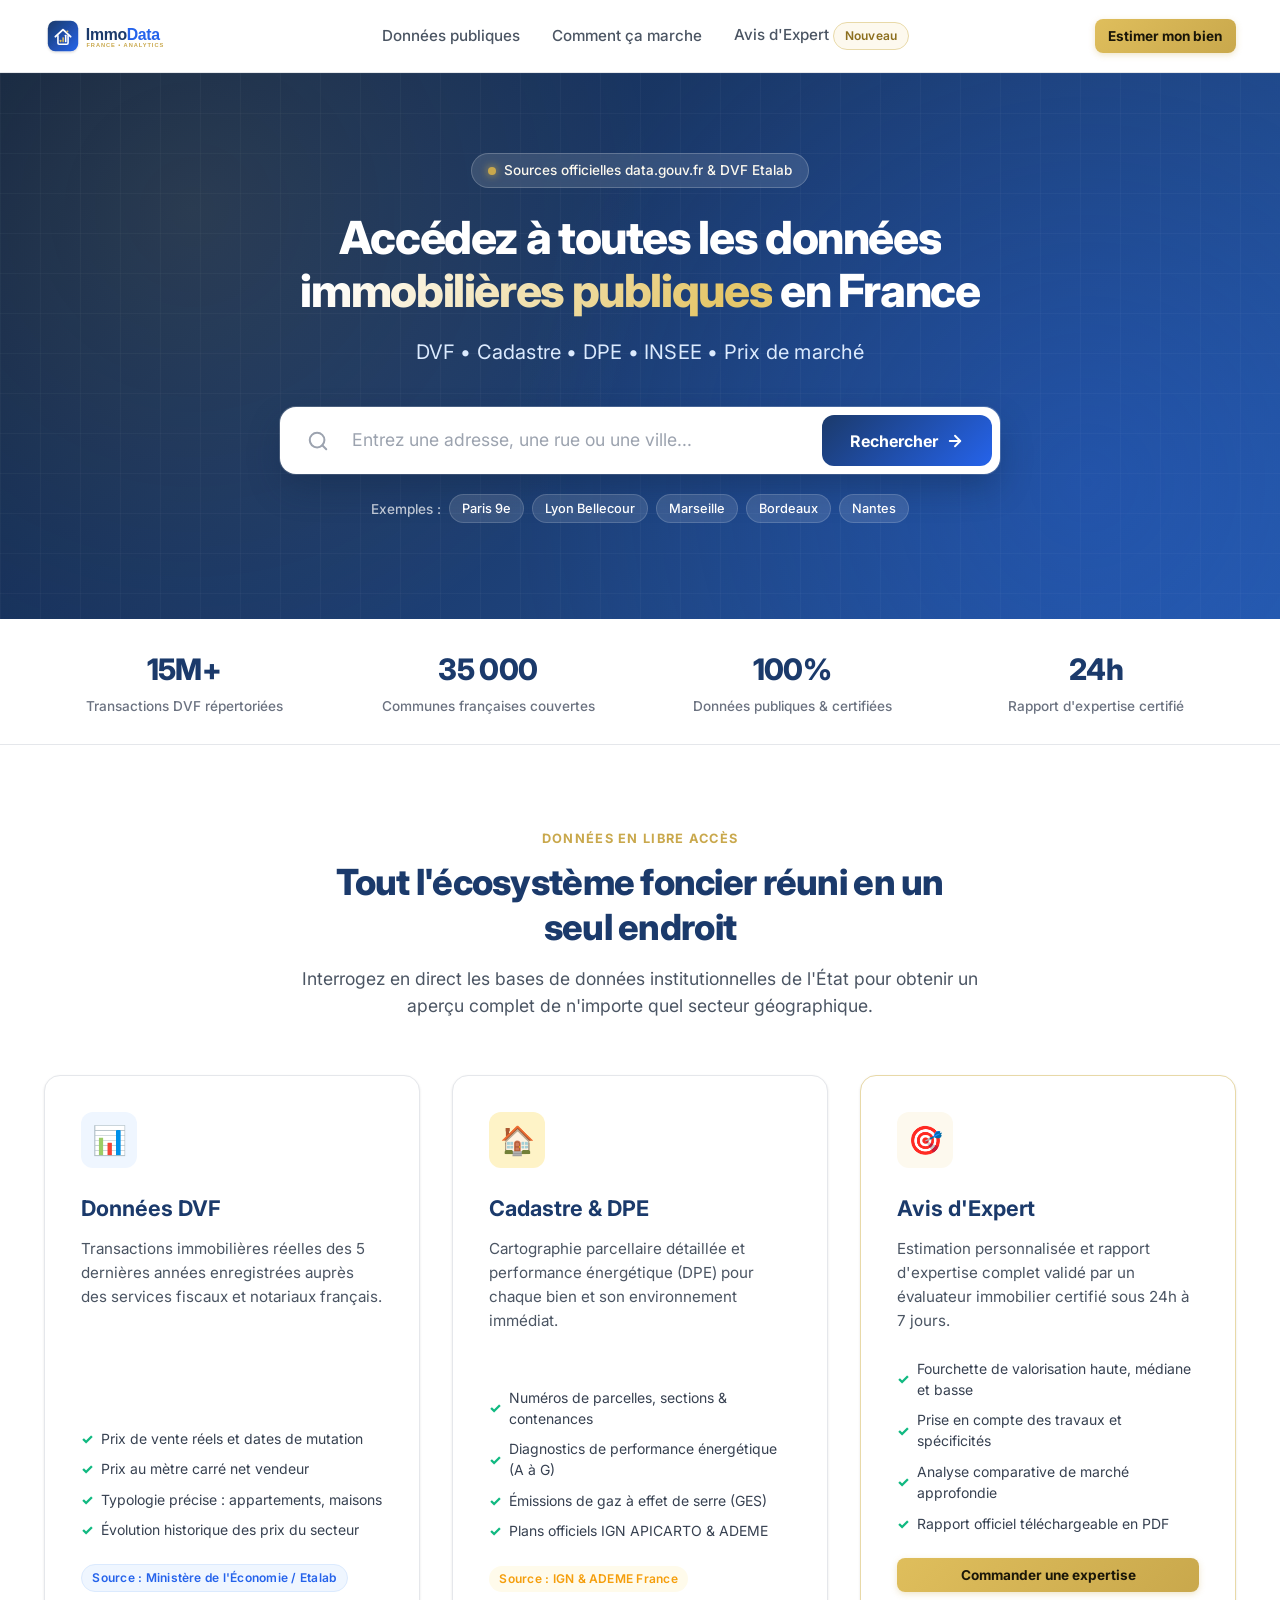
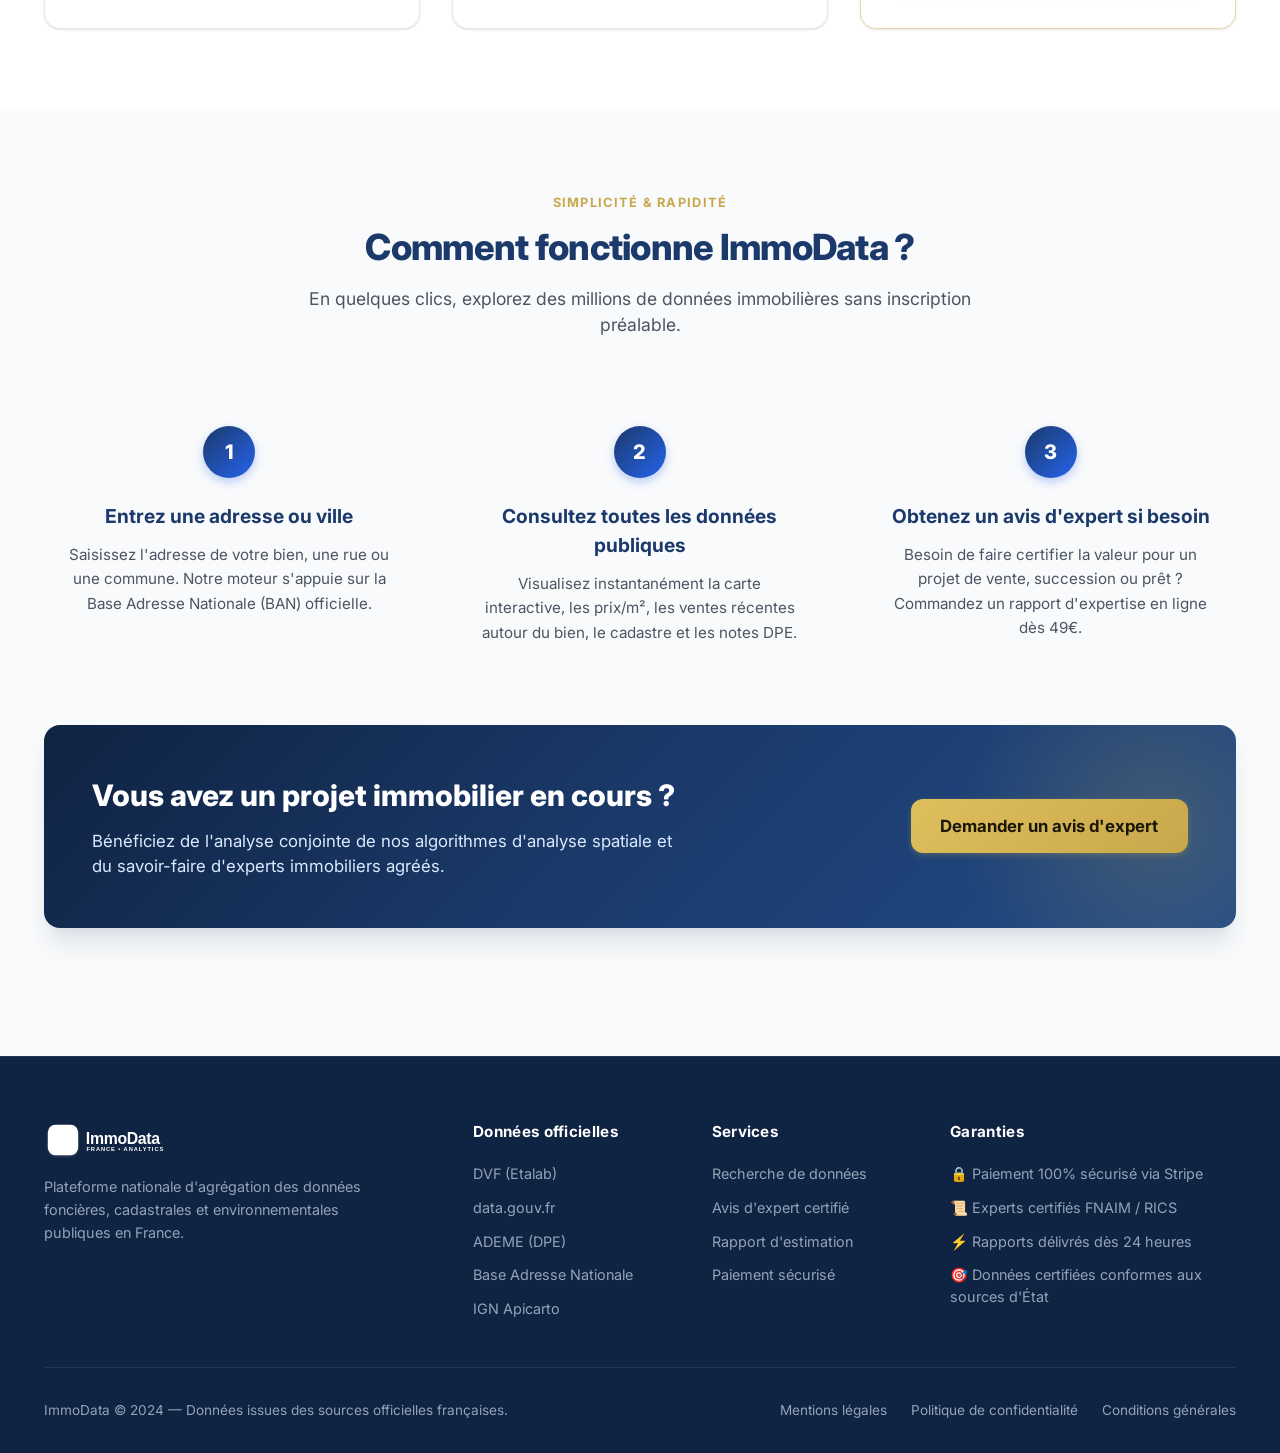
<file: index.html>
<!DOCTYPE html>
<html lang="fr">
<head>
  <meta charset="UTF-8">
  <meta name="viewport" content="width=device-width, initial-scale=1.0">
  <title>ImmoData — Toutes les données immobilières publiques en France</title>
  <meta name="description" content="Accédez instantanément et gratuitement aux données officielles DVF, Cadastre, DPE et INSEE pour tout bien immobilier ou commune en France.">
  <link rel="icon" type="image/svg+xml" href="assets/logo.svg">
  <!-- Stylesheets -->
  <link rel="stylesheet" href="css/style.css">
</head>
<body>

  <!-- Site Navigation -->
  <header class="site-header">
    <div class="container">
      <a href="index.html" class="brand-logo" aria-label="Accueil ImmoData">
        <img src="assets/logo.svg" alt="ImmoData France Logo">
      </a>

      <nav class="nav-menu" aria-label="Navigation principale">
        <a href="#fonctionnalites" class="nav-link">Données publiques</a>
        <a href="#comment-ca-marche" class="nav-link">Comment ça marche</a>
        <a href="expert.html" class="nav-link">Avis d'Expert <span class="badge badge-gold">Nouveau</span></a>
      </nav>

      <div class="nav-actions">
        <a href="expert.html" class="btn btn-gold btn-sm">Estimer mon bien</a>
      </div>
    </div>
  </header>

  <!-- Hero Section -->
  <main>
    <section class="hero">
      <div class="container">
        <div class="hero-content">
          <div class="hero-badge">
            <span class="dot"></span>
            <span>Sources officielles data.gouv.fr & DVF Etalab</span>
          </div>

          <h1 class="hero-title">
            Accédez à toutes les <span class="highlight">données immobilières publiques</span> en France
          </h1>

          <p class="hero-subtitle">
            DVF • Cadastre • DPE • INSEE • Prix de marché
          </p>

          <!-- Search Bar with Live Autocomplete -->
          <div class="search-box-wrapper">
            <form id="heroSearchForm" class="search-box" autocomplete="off">
              <div class="search-icon-wrapper">
                <svg width="22" height="22" viewBox="0 0 24 24" fill="none" stroke="currentColor" stroke-width="2.2" stroke-linecap="round" stroke-linejoin="round">
                  <circle cx="11" cy="11" r="8"></circle>
                  <line x1="21" y1="21" x2="16.65" y2="16.65"></line>
                </svg>
              </div>

              <input 
                type="text" 
                id="addressInput" 
                class="search-input" 
                placeholder="Entrez une adresse, une rue ou une ville..." 
                aria-label="Rechercher une adresse ou une ville"
                required
              >

              <button type="button" id="clearSearchBtn" class="search-clear-btn" title="Effacer la recherche" aria-label="Effacer">✕</button>

              <button type="submit" class="search-submit-btn" id="searchSubmitBtn">
                <span>Rechercher</span>
                <svg width="18" height="18" viewBox="0 0 24 24" fill="none" stroke="currentColor" stroke-width="2.5" stroke-linecap="round" stroke-linejoin="round">
                  <line x1="5" y1="12" x2="19" y2="12"></line>
                  <polyline points="12 5 19 12 12 19"></polyline>
                </svg>
              </button>
            </form>

            <!-- Autocomplete suggestions dropdown -->
            <div id="autocompleteDropdown" class="autocomplete-dropdown" role="listbox"></div>

            <!-- Quick Suggestion Tags -->
            <div class="search-quick-tags">
              <span>Exemples :</span>
              <button type="button" class="quick-tag" data-query="8 rue de Londres 75009 Paris">Paris 9e</button>
              <button type="button" class="quick-tag" data-query="Place Bellecour 69002 Lyon">Lyon Bellecour</button>
              <button type="button" class="quick-tag" data-query="Vieux Port 13001 Marseille">Marseille</button>
              <button type="button" class="quick-tag" data-query="Place de la Bourse 33000 Bordeaux">Bordeaux</button>
              <button type="button" class="quick-tag" data-query="Nantes">Nantes</button>
            </div>
          </div>
        </div>
      </div>
    </section>

    <!-- Key Metrics Ribbon -->
    <div class="metrics-bar">
      <div class="container">
        <div class="metrics-grid">
          <div class="metric-item">
            <span class="metric-number">15M+</span>
            <span class="metric-label">Transactions DVF répertoriées</span>
          </div>
          <div class="metric-item">
            <span class="metric-number">35 000</span>
            <span class="metric-label">Communes françaises couvertes</span>
          </div>
          <div class="metric-item">
            <span class="metric-number">100%</span>
            <span class="metric-label">Données publiques & certifiées</span>
          </div>
          <div class="metric-item">
            <span class="metric-number">24h</span>
            <span class="metric-label">Rapport d'expertise certifié</span>
          </div>
        </div>
      </div>
    </div>

    <!-- Features Section (3 cards) -->
    <section class="section section-light" id="fonctionnalites">
      <div class="container">
        <div class="section-header">
          <span class="section-tag">Données en libre accès</span>
          <h2 class="section-title">Tout l'écosystème foncier réuni en un seul endroit</h2>
          <p class="section-desc">Interrogez en direct les bases de données institutionnelles de l'État pour obtenir un aperçu complet de n'importe quel secteur géographique.</p>
        </div>

        <div class="features-grid">
          <!-- Card 1: DVF -->
          <div class="feature-card">
            <div class="feature-icon-wrapper feature-icon-dvf">
              📊
            </div>
            <h3 class="feature-title">Données DVF</h3>
            <p class="feature-desc">
              Transactions immobilières réelles des 5 dernières années enregistrées auprès des services fiscaux et notariaux français.
            </p>
            <ul class="feature-list">
              <li>Prix de vente réels et dates de mutation</li>
              <li>Prix au mètre carré net vendeur</li>
              <li>Typologie précise : appartements, maisons</li>
              <li>Évolution historique des prix du secteur</li>
            </ul>
            <div style="margin-top: auto;">
              <span class="badge badge-blue">Source : Ministère de l'Économie / Etalab</span>
            </div>
          </div>

          <!-- Card 2: Cadastre & DPE -->
          <div class="feature-card">
            <div class="feature-icon-wrapper feature-icon-cadastre">
              🏠
            </div>
            <h3 class="feature-title">Cadastre & DPE</h3>
            <p class="feature-desc">
              Cartographie parcellaire détaillée et performance énergétique (DPE) pour chaque bien et son environnement immédiat.
            </p>
            <ul class="feature-list">
              <li>Numéros de parcelles, sections & contenances</li>
              <li>Diagnostics de performance énergétique (A à G)</li>
              <li>Émissions de gaz à effet de serre (GES)</li>
              <li>Plans officiels IGN APICARTO & ADEME</li>
            </ul>
            <div style="margin-top: auto;">
              <span class="badge badge-warning">Source : IGN & ADEME France</span>
            </div>
          </div>

          <!-- Card 3: Avis d'Expert -->
          <div class="feature-card" style="border-color: var(--gold-border);">
            <div class="feature-icon-wrapper feature-icon-expert">
              🎯
            </div>
            <h3 class="feature-title">Avis d'Expert</h3>
            <p class="feature-desc">
              Estimation personnalisée et rapport d'expertise complet validé par un évaluateur immobilier certifié sous 24h à 7 jours.
            </p>
            <ul class="feature-list">
              <li>Fourchette de valorisation haute, médiane et basse</li>
              <li>Prise en compte des travaux et spécificités</li>
              <li>Analyse comparative de marché approfondie</li>
              <li>Rapport officiel téléchargeable en PDF</li>
            </ul>
            <div style="margin-top: auto;">
              <a href="expert.html" class="btn btn-gold btn-sm" style="width: 100%;">Commander une expertise</a>
            </div>
          </div>
        </div>
      </div>
    </section>

    <!-- How It Works Section (3 steps with icons) -->
    <section class="section" id="comment-ca-marche">
      <div class="container">
        <div class="section-header">
          <span class="section-tag">Simplicité & Rapidité</span>
          <h2 class="section-title">Comment fonctionne ImmoData ?</h2>
          <p class="section-desc">En quelques clics, explorez des millions de données immobilières sans inscription préalable.</p>
        </div>

        <div class="steps-grid">
          <!-- Step 1 -->
          <div class="step-card">
            <div class="step-number">1</div>
            <h3 class="step-title">Entrez une adresse ou ville</h3>
            <p class="step-desc">
              Saisissez l'adresse de votre bien, une rue ou une commune. Notre moteur s'appuie sur la Base Adresse Nationale (BAN) officielle.
            </p>
          </div>

          <!-- Step 2 -->
          <div class="step-card">
            <div class="step-number">2</div>
            <h3 class="step-title">Consultez toutes les données publiques</h3>
            <p class="step-desc">
              Visualisez instantanément la carte interactive, les prix/m², les ventes récentes autour du bien, le cadastre et les notes DPE.
            </p>
          </div>

          <!-- Step 3 -->
          <div class="step-card">
            <div class="step-number">3</div>
            <h3 class="step-title">Obtenez un avis d'expert si besoin</h3>
            <p class="step-desc">
              Besoin de faire certifier la valeur pour un projet de vente, succession ou prêt ? Commandez un rapport d'expertise en ligne dès 49€.
            </p>
          </div>
        </div>

        <!-- Banner inside how it works -->
        <div class="expert-cta-banner">
          <div class="cta-banner-text">
            <h3>Vous avez un projet immobilier en cours ?</h3>
            <p>Bénéficiez de l'analyse conjointe de nos algorithmes d'analyse spatiale et du savoir-faire d'experts immobiliers agréés.</p>
          </div>
          <div class="cta-banner-action">
            <a href="expert.html" class="btn btn-gold btn-lg">Demander un avis d'expert</a>
          </div>
        </div>
      </div>
    </section>
  </main>

  <!-- Site Footer -->
  <footer class="site-footer">
    <div class="container">
      <div class="footer-top">
        <div class="footer-brand">
          <a href="index.html" class="brand-logo" style="margin-bottom: 1rem;">
            <img src="assets/logo.svg" alt="ImmoData Logo" style="filter: brightness(0) invert(1);">
          </a>
          <p>
            Plateforme nationale d'agrégation des données foncières, cadastrales et environnementales publiques en France.
          </p>
        </div>

        <div class="footer-col">
          <h4>Données officielles</h4>
          <ul class="footer-links">
            <li><a href="https://app.dvf.etalab.gouv.fr/" target="_blank" rel="noopener">DVF (Etalab)</a></li>
            <li><a href="https://data.gouv.fr" target="_blank" rel="noopener">data.gouv.fr</a></li>
            <li><a href="https://data.ademe.fr" target="_blank" rel="noopener">ADEME (DPE)</a></li>
            <li><a href="https://adresse.data.gouv.fr" target="_blank" rel="noopener">Base Adresse Nationale</a></li>
            <li><a href="https://apicarto.ign.fr" target="_blank" rel="noopener">IGN Apicarto</a></li>
          </ul>
        </div>

        <div class="footer-col">
          <h4>Services</h4>
          <ul class="footer-links">
            <li><a href="index.html">Recherche de données</a></li>
            <li><a href="expert.html">Avis d'expert certifié</a></li>
            <li><a href="expert.html?plan=standard">Rapport d'estimation</a></li>
            <li><a href="payment.html?plan=economique&amount=49">Paiement sécurisé</a></li>
          </ul>
        </div>

        <div class="footer-col">
          <h4>Garanties</h4>
          <ul class="footer-links">
            <li>🔒 Paiement 100% sécurisé via Stripe</li>
            <li>📜 Experts certifiés FNAIM / RICS</li>
            <li>⚡ Rapports délivrés dès 24 heures</li>
            <li>🎯 Données certifiées conformes aux sources d'État</li>
          </ul>
        </div>
      </div>

      <div class="footer-bottom">
        <div>
          ImmoData © 2024 — Données issues des sources officielles françaises.
        </div>
        <div style="display: flex; gap: 1.5rem;">
          <a href="#" style="color: #94A3B8;">Mentions légales</a>
          <a href="#" style="color: #94A3B8;">Politique de confidentialité</a>
          <a href="#" style="color: #94A3B8;">Conditions générales</a>
        </div>
      </div>
    </div>
  </footer>

  <!-- Scripts -->
  <script src="js/main.js"></script>
</body>
</html>
</file>
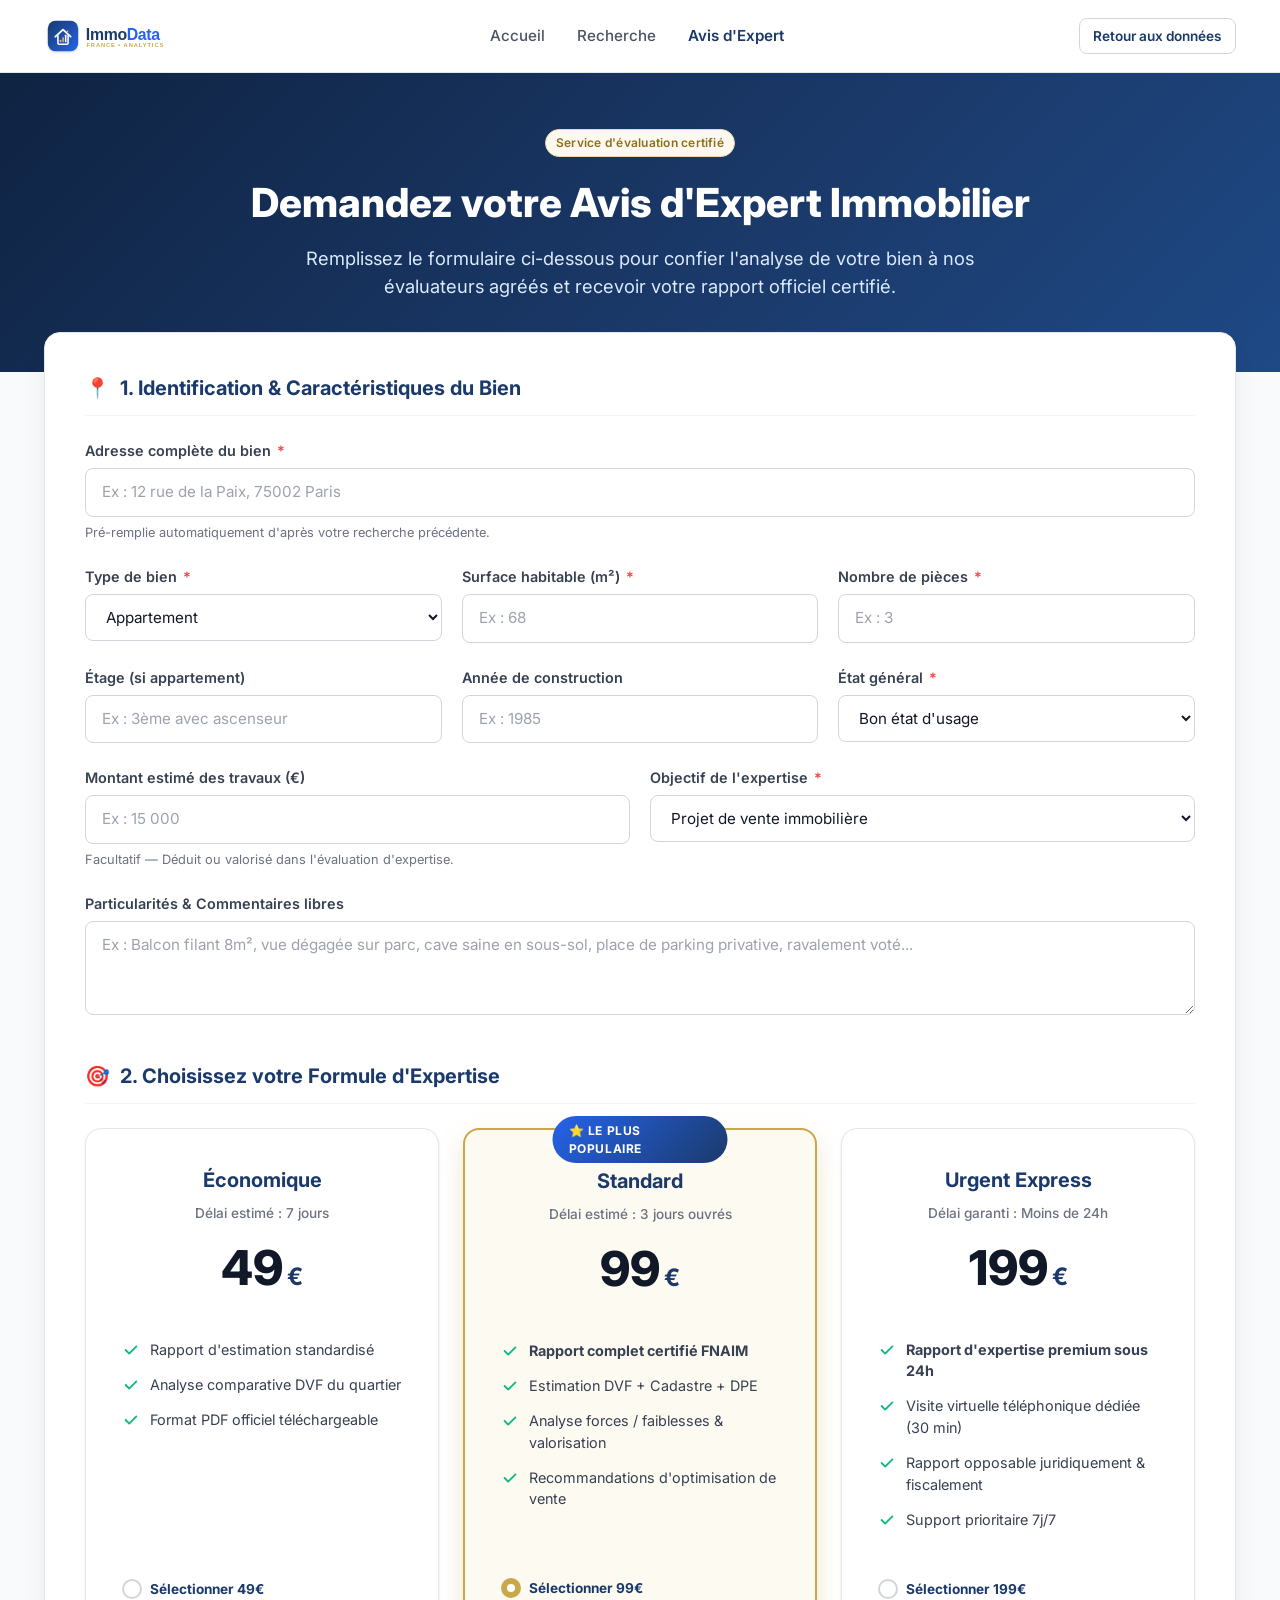
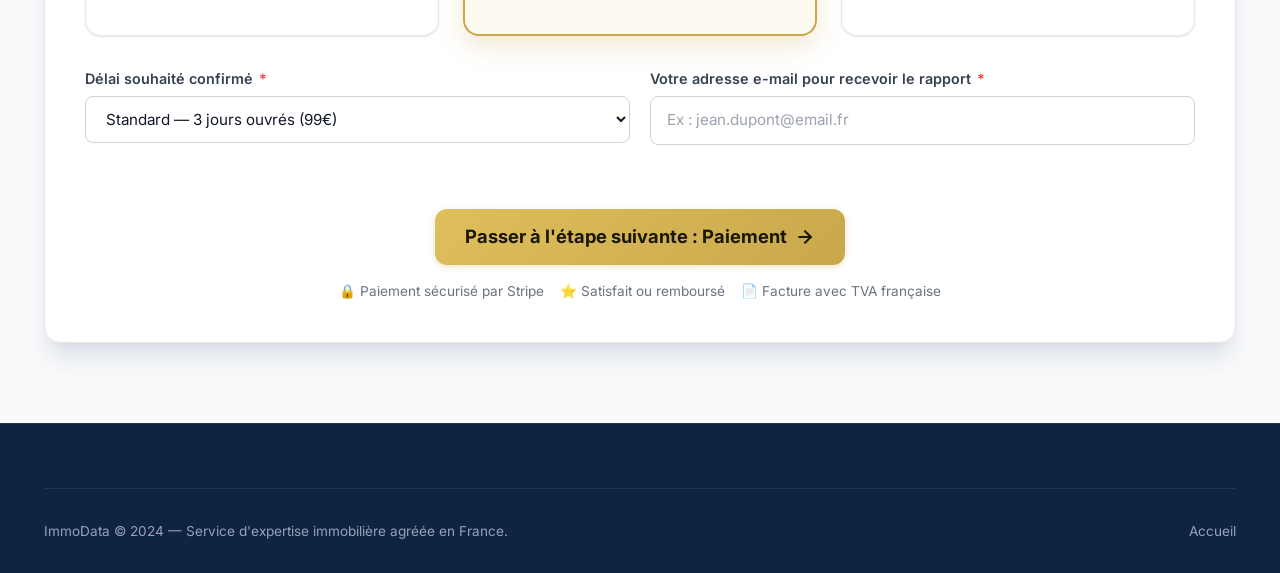
<file: expert.html>
<!DOCTYPE html>
<html lang="fr">
<head>
  <meta charset="UTF-8">
  <meta name="viewport" content="width=device-width, initial-scale=1.0">
  <title>Demande d'Avis d'Expert Immobilier — ImmoData</title>
  <meta name="description" content="Faites estimer précisément votre bien immobilier par un évaluateur certifié FNAIM / RICS. Rapport d'expertise officiel sous 24h à 7 jours.">
  <link rel="icon" type="image/svg+xml" href="assets/logo.svg">
  <link rel="stylesheet" href="css/style.css">
  <style>
    .expert-hero {
      background: linear-gradient(135deg, var(--navy-dark) 0%, var(--navy) 60%, #1E4985 100%);
      color: var(--white);
      padding: 3.5rem 0 4.5rem 0;
      text-align: center;
    }
    .expert-hero h1 {
      font-size: 2.5rem;
      font-weight: 800;
      margin-bottom: 0.75rem;
    }
    .expert-hero p {
      color: #DBEAFE;
      font-size: 1.15rem;
      max-width: 680px;
      margin: 0 auto;
    }
    .form-wrapper-card {
      background-color: var(--white);
      border-radius: var(--radius-lg);
      padding: 2.5rem;
      box-shadow: var(--shadow-lg);
      border: 1px solid var(--gray-200);
      margin-top: -2.5rem;
      position: relative;
      z-index: 10;
    }
    .form-section-title {
      font-size: 1.25rem;
      font-weight: 700;
      color: var(--navy);
      margin-bottom: 1.5rem;
      padding-bottom: 0.75rem;
      border-bottom: 1.5px solid var(--gray-100);
      display: flex;
      align-items: center;
      gap: 0.65rem;
    }
    .pricing-selector-grid {
      display: grid;
      grid-template-columns: repeat(3, 1fr);
      gap: 1.5rem;
      margin-bottom: 2rem;
    }
    .pricing-card.selected {
      border: 2.5px solid var(--gold);
      background-color: #FDFAF2;
      box-shadow: 0 10px 25px rgba(201, 168, 76, 0.25);
    }
    .pricing-card {
      cursor: pointer;
      user-select: none;
    }
    .package-radio-indicator {
      display: inline-flex;
      align-items: center;
      gap: 0.5rem;
      font-size: 0.85rem;
      font-weight: 700;
      color: var(--navy);
      margin-top: auto;
      padding-top: 1rem;
    }
    .radio-circle {
      width: 20px;
      height: 20px;
      border-radius: 50%;
      border: 2px solid var(--gray-300);
      display: inline-flex;
      align-items: center;
      justify-content: center;
      transition: all var(--transition-fast);
    }
    .pricing-card.selected .radio-circle {
      border-color: var(--gold);
      background-color: var(--gold);
    }
    .pricing-card.selected .radio-circle::after {
      content: '';
      width: 8px;
      height: 8px;
      background-color: var(--white);
      border-radius: 50%;
    }
    @media (max-width: 900px) {
      .pricing-selector-grid {
        grid-template-columns: 1fr;
      }
      .form-wrapper-card {
        padding: 1.5rem;
      }
    }
  </style>
</head>
<body>

  <!-- Site Navigation -->
  <header class="site-header">
    <div class="container">
      <a href="index.html" class="brand-logo" aria-label="Accueil ImmoData">
        <img src="assets/logo.svg" alt="ImmoData Logo">
      </a>

      <nav class="nav-menu">
        <a href="index.html" class="nav-link">Accueil</a>
        <a href="results.html" class="nav-link">Recherche</a>
        <a href="expert.html" class="nav-link active">Avis d'Expert</a>
      </nav>

      <div class="nav-actions">
        <a href="results.html" class="btn btn-outline btn-sm">Retour aux données</a>
      </div>
    </div>
  </header>

  <!-- Hero Header -->
  <div class="expert-hero">
    <div class="container">
      <span class="badge badge-gold" style="margin-bottom: 1rem;">Service d'évaluation certifié</span>
      <h1>Demandez votre Avis d'Expert Immobilier</h1>
      <p>
        Remplissez le formulaire ci-dessous pour confier l'analyse de votre bien à nos évaluateurs agréés et recevoir votre rapport officiel certifié.
      </p>
    </div>
  </div>

  <!-- Form Main Container -->
  <main class="container" style="padding-bottom: 5rem;">
    <div class="form-wrapper-card">

      <form id="expertForm" novalidate>
        
        <!-- SECTION 1: Localisation & Bien -->
        <div class="form-section-title">
          <span>📍</span> 1. Identification & Caractéristiques du Bien
        </div>

        <div class="form-group">
          <label class="form-label" for="propertyAddress">
            Adresse complète du bien <span class="required">*</span>
          </label>
          <input 
            type="text" 
            id="propertyAddress" 
            name="address" 
            class="form-control" 
            placeholder="Ex : 12 rue de la Paix, 75002 Paris" 
            required
          >
          <div class="form-hint">Pré-remplie automatiquement d'après votre recherche précédente.</div>
        </div>

        <div class="form-row-3">
          <div class="form-group">
            <label class="form-label" for="propertyType">
              Type de bien <span class="required">*</span>
            </label>
            <select id="propertyType" name="type" class="form-control" required>
              <option value="Appartement" selected>Appartement</option>
              <option value="Maison">Maison individuelle</option>
              <option value="Terrain">Terrain à bâtir</option>
              <option value="Local commercial">Local commercial / Bureau</option>
              <option value="Immeuble">Immeuble de rapport</option>
            </select>
          </div>

          <div class="form-group">
            <label class="form-label" for="propertySurface">
              Surface habitable (m²) <span class="required">*</span>
            </label>
            <input 
              type="number" 
              id="propertySurface" 
              name="surface" 
              class="form-control" 
              placeholder="Ex : 68" 
              min="5" 
              max="5000" 
              required
            >
          </div>

          <div class="form-group">
            <label class="form-label" for="propertyRooms">
              Nombre de pièces <span class="required">*</span>
            </label>
            <input 
              type="number" 
              id="propertyRooms" 
              name="rooms" 
              class="form-control" 
              placeholder="Ex : 3" 
              min="1" 
              max="30" 
              required
            >
          </div>
        </div>

        <div class="form-row-3">
          <div class="form-group" id="floorGroup">
            <label class="form-label" for="propertyFloor">
              Étage (si appartement)
            </label>
            <input 
              type="text" 
              id="propertyFloor" 
              name="floor" 
              class="form-control" 
              placeholder="Ex : 3ème avec ascenseur"
            >
          </div>

          <div class="form-group">
            <label class="form-label" for="propertyYear">
              Année de construction
            </label>
            <input 
              type="number" 
              id="propertyYear" 
              name="year" 
              class="form-control" 
              placeholder="Ex : 1985" 
              min="1600" 
              max="2026"
            >
          </div>

          <div class="form-group">
            <label class="form-label" for="propertyCondition">
              État général <span class="required">*</span>
            </label>
            <select id="propertyCondition" name="condition" class="form-control" required>
              <option value="Très bon état">Très bon état / Neuf</option>
              <option value="Bon état" selected>Bon état d'usage</option>
              <option value="Moyen">Moyen (rafraîchissement)</option>
              <option value="À rénover">À rénover entièrement</option>
            </select>
          </div>
        </div>

        <div class="form-row">
          <div class="form-group">
            <label class="form-label" for="propertyWorks">
              Montant estimé des travaux (€)
            </label>
            <input 
              type="number" 
              id="propertyWorks" 
              name="works" 
              class="form-control" 
              placeholder="Ex : 15 000" 
              min="0"
            >
            <div class="form-hint">Facultatif — Déduit ou valorisé dans l'évaluation d'expertise.</div>
          </div>

          <div class="form-group">
            <label class="form-label" for="propertyGoal">
              Objectif de l'expertise <span class="required">*</span>
            </label>
            <select id="propertyGoal" name="goal" class="form-control" required>
              <option value="Vente" selected>Projet de vente immobilière</option>
              <option value="Achat">Offre d'achat / Négociation</option>
              <option value="Succession">Succession / Donation</option>
              <option value="Divorce">Partage / Divorce</option>
              <option value="Fiscalité">Fiscalité / Déclaration IFI</option>
              <option value="Autre">Autre projet patrimonial</option>
            </select>
          </div>
        </div>

        <div class="form-group">
          <label class="form-label" for="propertyComments">
            Particularités & Commentaires libres
          </label>
          <textarea 
            id="propertyComments" 
            name="comments" 
            rows="3" 
            class="form-control" 
            placeholder="Ex : Balcon filant 8m², vue dégagée sur parc, cave saine en sous-sol, place de parking privative, ravalement voté..."
          ></textarea>
        </div>

        <!-- SECTION 2: Choix de la formule d'expertise -->
        <div class="form-section-title" style="margin-top: 2.5rem;">
          <span>🎯</span> 2. Choisissez votre Formule d'Expertise
        </div>

        <div class="pricing-selector-grid" id="pricingCardsWrapper">
          
          <!-- Package 1: Économique -->
          <div class="pricing-card" data-plan="economique" data-price="49" data-delay="7 jours">
            <div class="pricing-header">
              <div class="pricing-name">Économique</div>
              <div class="pricing-time">Délai estimé : 7 jours</div>
              <div class="pricing-price">
                <span class="amount">49</span>
                <span class="currency">€</span>
              </div>
            </div>
            <ul class="pricing-features">
              <li>
                <svg viewBox="0 0 20 20" fill="currentColor"><path fill-rule="evenodd" d="M16.707 5.293a1 1 0 010 1.414l-8 8a1 1 0 01-1.414 0l-4-4a1 1 0 011.414-1.414L8 12.586l7.293-7.293a1 1 0 011.414 0z" clip-rule="evenodd"/></svg>
                <span>Rapport d'estimation standardisé</span>
              </li>
              <li>
                <svg viewBox="0 0 20 20" fill="currentColor"><path fill-rule="evenodd" d="M16.707 5.293a1 1 0 010 1.414l-8 8a1 1 0 01-1.414 0l-4-4a1 1 0 011.414-1.414L8 12.586l7.293-7.293a1 1 0 011.414 0z" clip-rule="evenodd"/></svg>
                <span>Analyse comparative DVF du quartier</span>
              </li>
              <li>
                <svg viewBox="0 0 20 20" fill="currentColor"><path fill-rule="evenodd" d="M16.707 5.293a1 1 0 010 1.414l-8 8a1 1 0 01-1.414 0l-4-4a1 1 0 011.414-1.414L8 12.586l7.293-7.293a1 1 0 011.414 0z" clip-rule="evenodd"/></svg>
                <span>Format PDF officiel téléchargeable</span>
              </li>
            </ul>
            <div class="package-radio-indicator">
              <span class="radio-circle"></span>
              <span>Sélectionner 49€</span>
            </div>
          </div>

          <!-- Package 2: Standard (POPULAIRE) -->
          <div class="pricing-card popular selected" data-plan="standard" data-price="99" data-delay="3 jours">
            <span class="popular-badge">⭐ Le Plus Populaire</span>
            <div class="pricing-header">
              <div class="pricing-name">Standard</div>
              <div class="pricing-time">Délai estimé : 3 jours ouvrés</div>
              <div class="pricing-price">
                <span class="amount">99</span>
                <span class="currency">€</span>
              </div>
            </div>
            <ul class="pricing-features">
              <li>
                <svg viewBox="0 0 20 20" fill="currentColor"><path fill-rule="evenodd" d="M16.707 5.293a1 1 0 010 1.414l-8 8a1 1 0 01-1.414 0l-4-4a1 1 0 011.414-1.414L8 12.586l7.293-7.293a1 1 0 011.414 0z" clip-rule="evenodd"/></svg>
                <span><strong>Rapport complet certifié FNAIM</strong></span>
              </li>
              <li>
                <svg viewBox="0 0 20 20" fill="currentColor"><path fill-rule="evenodd" d="M16.707 5.293a1 1 0 010 1.414l-8 8a1 1 0 01-1.414 0l-4-4a1 1 0 011.414-1.414L8 12.586l7.293-7.293a1 1 0 011.414 0z" clip-rule="evenodd"/></svg>
                <span>Estimation DVF + Cadastre + DPE</span>
              </li>
              <li>
                <svg viewBox="0 0 20 20" fill="currentColor"><path fill-rule="evenodd" d="M16.707 5.293a1 1 0 010 1.414l-8 8a1 1 0 01-1.414 0l-4-4a1 1 0 011.414-1.414L8 12.586l7.293-7.293a1 1 0 011.414 0z" clip-rule="evenodd"/></svg>
                <span>Analyse forces / faiblesses & valorisation</span>
              </li>
              <li>
                <svg viewBox="0 0 20 20" fill="currentColor"><path fill-rule="evenodd" d="M16.707 5.293a1 1 0 010 1.414l-8 8a1 1 0 01-1.414 0l-4-4a1 1 0 011.414-1.414L8 12.586l7.293-7.293a1 1 0 011.414 0z" clip-rule="evenodd"/></svg>
                <span>Recommandations d'optimisation de vente</span>
              </li>
            </ul>
            <div class="package-radio-indicator">
              <span class="radio-circle"></span>
              <span>Sélectionner 99€</span>
            </div>
          </div>

          <!-- Package 3: Urgent -->
          <div class="pricing-card" data-plan="urgent" data-price="199" data-delay="24h">
            <div class="pricing-header">
              <div class="pricing-name">Urgent Express</div>
              <div class="pricing-time">Délai garanti : Moins de 24h</div>
              <div class="pricing-price">
                <span class="amount">199</span>
                <span class="currency">€</span>
              </div>
            </div>
            <ul class="pricing-features">
              <li>
                <svg viewBox="0 0 20 20" fill="currentColor"><path fill-rule="evenodd" d="M16.707 5.293a1 1 0 010 1.414l-8 8a1 1 0 01-1.414 0l-4-4a1 1 0 011.414-1.414L8 12.586l7.293-7.293a1 1 0 011.414 0z" clip-rule="evenodd"/></svg>
                <span><strong>Rapport d'expertise premium sous 24h</strong></span>
              </li>
              <li>
                <svg viewBox="0 0 20 20" fill="currentColor"><path fill-rule="evenodd" d="M16.707 5.293a1 1 0 010 1.414l-8 8a1 1 0 01-1.414 0l-4-4a1 1 0 011.414-1.414L8 12.586l7.293-7.293a1 1 0 011.414 0z" clip-rule="evenodd"/></svg>
                <span>Visite virtuelle téléphonique dédiée (30 min)</span>
              </li>
              <li>
                <svg viewBox="0 0 20 20" fill="currentColor"><path fill-rule="evenodd" d="M16.707 5.293a1 1 0 010 1.414l-8 8a1 1 0 01-1.414 0l-4-4a1 1 0 011.414-1.414L8 12.586l7.293-7.293a1 1 0 011.414 0z" clip-rule="evenodd"/></svg>
                <span>Rapport opposable juridiquement & fiscalement</span>
              </li>
              <li>
                <svg viewBox="0 0 20 20" fill="currentColor"><path fill-rule="evenodd" d="M16.707 5.293a1 1 0 010 1.414l-8 8a1 1 0 01-1.414 0l-4-4a1 1 0 011.414-1.414L8 12.586l7.293-7.293a1 1 0 011.414 0z" clip-rule="evenodd"/></svg>
                <span>Support prioritaire 7j/7</span>
              </li>
            </ul>
            <div class="package-radio-indicator">
              <span class="radio-circle"></span>
              <span>Sélectionner 199€</span>
            </div>
          </div>

        </div>

        <div class="form-row">
          <div class="form-group">
            <label class="form-label" for="selectedDelay">
              Délai souhaité confirmé <span class="required">*</span>
            </label>
            <select id="selectedDelay" name="delay" class="form-control" required>
              <option value="3 jours" selected>Standard — 3 jours ouvrés (99€)</option>
              <option value="7 jours">Économique — 7 jours (49€)</option>
              <option value="24h">Urgent — Moins de 24h (199€)</option>
            </select>
          </div>

          <div class="form-group">
            <label class="form-label" for="clientEmail">
              Votre adresse e-mail pour recevoir le rapport <span class="required">*</span>
            </label>
            <input 
              type="email" 
              id="clientEmail" 
              name="email" 
              class="form-control" 
              placeholder="Ex : jean.dupont@email.fr" 
              required
            >
          </div>
        </div>

        <!-- Submit and Guarantee Row -->
        <div style="margin-top: 2.5rem; text-align: center;">
          <button type="submit" class="btn btn-gold btn-lg" style="min-width: 320px; font-size: 1.15rem;">
            <span>Passer à l'étape suivante : Paiement</span>
            <svg width="20" height="20" viewBox="0 0 24 24" fill="none" stroke="currentColor" stroke-width="2.5" stroke-linecap="round" stroke-linejoin="round">
              <line x1="5" y1="12" x2="19" y2="12"></line>
              <polyline points="12 5 19 12 12 19"></polyline>
            </svg>
          </button>
          
          <div style="margin-top: 1rem; font-size: 0.85rem; color: var(--gray-500); display: flex; align-items: center; justify-content: center; gap: 1rem; flex-wrap: wrap;">
            <span>🔒 Paiement sécurisé par Stripe</span>
            <span>⭐ Satisfait ou remboursé</span>
            <span>📄 Facture avec TVA française</span>
          </div>
        </div>

      </form>
    </div>
  </main>

  <!-- Site Footer -->
  <footer class="site-footer">
    <div class="container">
      <div class="footer-bottom">
        <div>
          ImmoData © 2024 — Service d'expertise immobilière agréée en France.
        </div>
        <div>
          <a href="index.html" style="color: #94A3B8;">Accueil</a>
        </div>
      </div>
    </div>
  </footer>

  <!-- Expert Form Script -->
  <script>
    document.addEventListener('DOMContentLoaded', () => {
      const urlParams = new URLSearchParams(window.location.search);
      const queryAddress = urlParams.get('q') || urlParams.get('address') || localStorage.getItem('immo_last_query') || '';
      
      const addressInput = document.getElementById('propertyAddress');
      if (addressInput && queryAddress) {
        addressInput.value = queryAddress;
      }

      // Pre-select plan from URL if given
      const urlPlan = (urlParams.get('plan') || '').toLowerCase();
      let activePlan = urlPlan === 'urgent' ? 'urgent' : (urlPlan === 'economique' ? 'economique' : 'standard');
      let activePrice = activePlan === 'urgent' ? 199 : (activePlan === 'economique' ? 49 : 99);
      let activeDelay = activePlan === 'urgent' ? '24h' : (activePlan === 'economique' ? '7 jours' : '3 jours');

      const pricingCards = document.querySelectorAll('.pricing-card');
      const delaySelect = document.getElementById('selectedDelay');

      function updateSelectedPlan(plan) {
        activePlan = plan;
        pricingCards.forEach(card => {
          if (card.dataset.plan === plan) {
            card.classList.add('selected');
            activePrice = parseInt(card.dataset.price, 10);
            activeDelay = card.dataset.delay;
          } else {
            card.classList.remove('selected');
          }
        });
        if (delaySelect) {
          delaySelect.value = activeDelay;
        }
      }

      pricingCards.forEach(card => {
        card.addEventListener('click', () => {
          updateSelectedPlan(card.dataset.plan);
        });
      });

      if (delaySelect) {
        delaySelect.addEventListener('change', (e) => {
          const val = e.target.value;
          if (val === '24h') updateSelectedPlan('urgent');
          else if (val === '7 jours') updateSelectedPlan('economique');
          else updateSelectedPlan('standard');
        });
      }

      // Initialize
      updateSelectedPlan(activePlan);

      // Handle form submission
      const form = document.getElementById('expertForm');
      form.addEventListener('submit', (e) => {
        e.preventDefault();

        const address = document.getElementById('propertyAddress').value.trim();
        const type = document.getElementById('propertyType').value;
        const surface = document.getElementById('propertySurface').value;
        const rooms = document.getElementById('propertyRooms').value;
        const floor = document.getElementById('propertyFloor').value;
        const year = document.getElementById('propertyYear').value;
        const condition = document.getElementById('propertyCondition').value;
        const works = document.getElementById('propertyWorks').value;
        const goal = document.getElementById('propertyGoal').value;
        const email = document.getElementById('clientEmail').value.trim();
        const comments = document.getElementById('propertyComments').value.trim();

        if (!address) {
          alert('Veuillez renseigner l\'adresse du bien.');
          document.getElementById('propertyAddress').focus();
          return;
        }
        if (!surface || surface <= 0) {
          alert('Veuillez renseigner la surface habitable.');
          document.getElementById('propertySurface').focus();
          return;
        }
        if (!email || !email.includes('@')) {
          alert('Veuillez renseigner une adresse email valide.');
          document.getElementById('clientEmail').focus();
          return;
        }

        // Save state to localStorage for PDF generation & continuity
        const expertData = {
          address,
          type,
          surface,
          rooms,
          floor,
          year,
          condition,
          works,
          goal,
          email,
          comments,
          plan: activePlan,
          amount: activePrice,
          delay: activeDelay,
          date: new Date().toLocaleDateString('fr-FR')
        };
        localStorage.setItem('immo_expert_data', JSON.stringify(expertData));

        // Build redirect URL to payment.html
        const payParams = new URLSearchParams({
          plan: activePlan,
          amount: activePrice,
          delay: activeDelay,
          address: address,
          type: type,
          surface: surface,
          email: email
        });

        window.location.href = `payment.html?${payParams.toString()}`;
      });
    });
  </script>
</body>
</html>
</file>
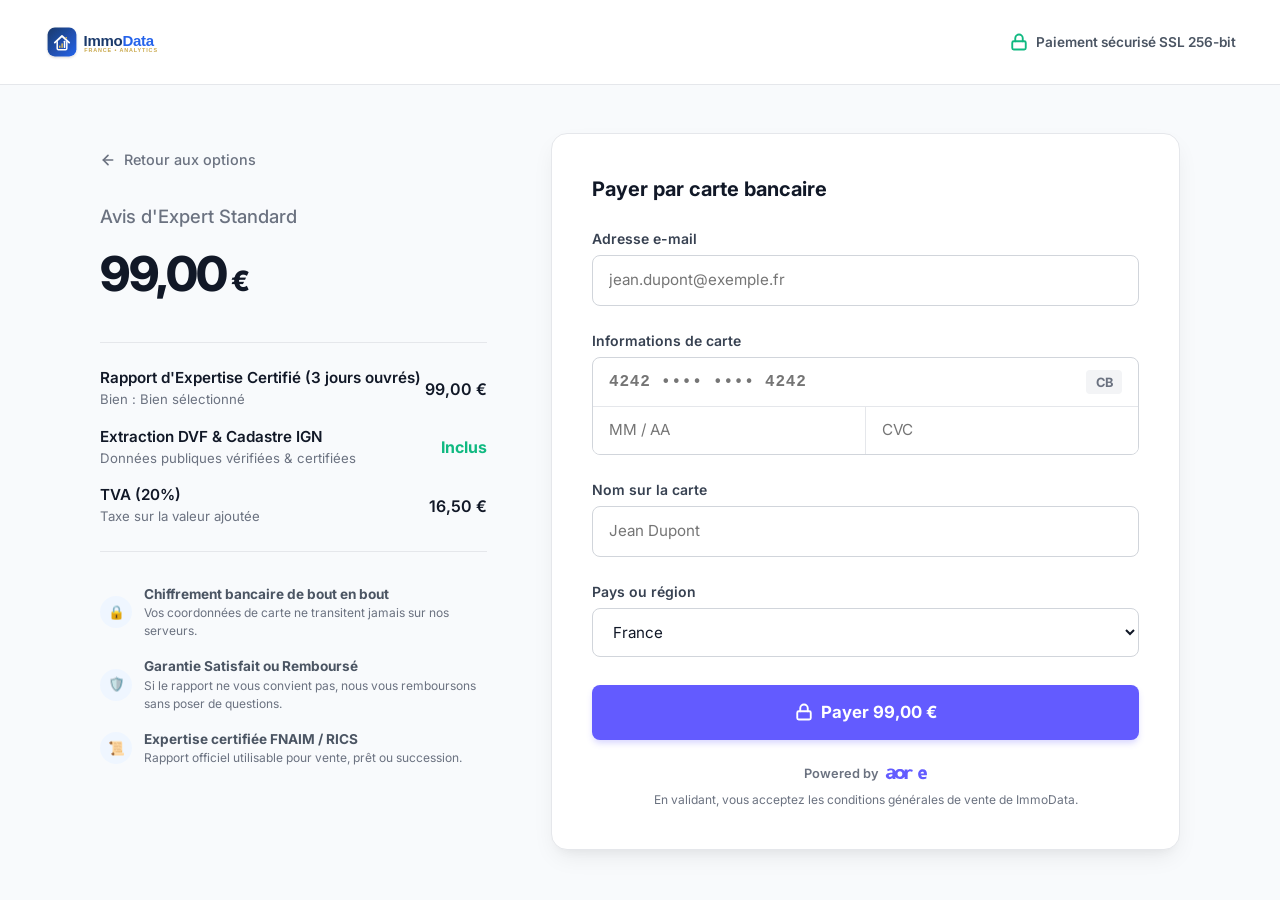
<file: payment.html>
<!DOCTYPE html>
<html lang="fr">
<head>
  <meta charset="UTF-8">
  <meta name="viewport" content="width=device-width, initial-scale=1.0">
  <title>Paiement Sécurisé — ImmoData</title>
  <link rel="icon" type="image/svg+xml" href="assets/logo.svg">
  <!-- Stylesheets -->
  <link rel="stylesheet" href="css/style.css">
  <link rel="stylesheet" href="css/payment.css">
</head>
<body class="stripe-body">

  <!-- Minimal Stripe Header -->
  <header class="stripe-header">
    <div class="container">
      <a href="index.html" class="stripe-brand">
        <img src="assets/logo.svg" alt="ImmoData">
      </a>
      <div class="stripe-secure-badge">
        <svg width="18" height="18" viewBox="0 0 24 24" fill="none" stroke="currentColor" stroke-width="2.5" stroke-linecap="round" stroke-linejoin="round">
          <rect x="3" y="11" width="18" height="11" rx="2" ry="2"></rect>
          <path d="M7 11V7a5 5 0 0 1 10 0v4"></path>
        </svg>
        <span>Paiement sécurisé SSL 256-bit</span>
      </div>
    </div>
  </header>

  <!-- Checkout Two-Column Grid -->
  <main class="checkout-wrapper">
    <div class="container">
      <div class="checkout-grid">

        <!-- Column 1: Order Summary -->
        <div class="order-summary-card">
          <a href="expert.html" class="back-link">
            <svg width="16" height="16" viewBox="0 0 24 24" fill="none" stroke="currentColor" stroke-width="2.5" stroke-linecap="round" stroke-linejoin="round">
              <line x1="19" y1="12" x2="5" y2="12"></line>
              <polyline points="12 19 5 12 12 5"></polyline>
            </svg>
            <span>Retour aux options</span>
          </a>

          <div class="order-plan-name" id="summaryPlanName">Avis d'Expert Immobilier Standard</div>
          <div class="order-total-price">
            <span id="summaryAmount">99,00</span>
            <span class="currency">€</span>
          </div>

          <div class="order-items-list">
            <div class="order-item-row">
              <div>
                <div class="order-item-title" id="orderItemTitle">Rapport d'Expertise Certifié (3 jours)</div>
                <div class="order-item-desc" id="orderItemProperty">Bien situé au : Analyse en cours...</div>
              </div>
              <div class="order-item-price" id="orderItemPrice">99,00 €</div>
            </div>

            <div class="order-item-row" style="margin-top: 1rem;">
              <div>
                <div class="order-item-title">Extraction DVF & Cadastre IGN</div>
                <div class="order-item-desc">Données publiques vérifiées & certifiées</div>
              </div>
              <div class="order-item-price" style="color: var(--success); font-weight: 700;">Inclus</div>
            </div>

            <div class="order-item-row" style="margin-top: 1rem;">
              <div>
                <div class="order-item-title">TVA (20%)</div>
                <div class="order-item-desc">Taxe sur la valeur ajoutée</div>
              </div>
              <div class="order-item-price" id="orderTaxAmount">16,50 €</div>
            </div>
          </div>

          <!-- Trust Badges -->
          <div class="trust-badges-list">
            <div class="trust-badge-item">
              <div class="trust-badge-icon">🔒</div>
              <div>
                <strong>Chiffrement bancaire de bout en bout</strong>
                <div style="font-size: 0.75rem; color: var(--gray-500);">Vos coordonnées de carte ne transitent jamais sur nos serveurs.</div>
              </div>
            </div>

            <div class="trust-badge-item">
              <div class="trust-badge-icon">🛡️</div>
              <div>
                <strong>Garantie Satisfait ou Remboursé</strong>
                <div style="font-size: 0.75rem; color: var(--gray-500);">Si le rapport ne vous convient pas, nous vous remboursons sans poser de questions.</div>
              </div>
            </div>

            <div class="trust-badge-item">
              <div class="trust-badge-icon">📜</div>
              <div>
                <strong>Expertise certifiée FNAIM / RICS</strong>
                <div style="font-size: 0.75rem; color: var(--gray-500);">Rapport officiel utilisable pour vente, prêt ou succession.</div>
              </div>
            </div>
          </div>
        </div>

        <!-- Column 2: Stripe Checkout Form -->
        <div class="payment-form-card">
          <h2 class="payment-form-title">Payer par carte bancaire</h2>

          <form id="stripePaymentForm" autocomplete="on">
            <!-- Email -->
            <div class="stripe-input-group">
              <label class="stripe-input-label" for="cardEmail">Adresse e-mail</label>
              <input 
                type="email" 
                id="cardEmail" 
                class="stripe-field" 
                placeholder="jean.dupont@exemple.fr" 
                required
              >
            </div>

            <!-- Card Element Container -->
            <div class="stripe-input-group">
              <label class="stripe-input-label">Informations de carte</label>
              <div class="card-element-container">
                <div class="card-number-row">
                  <input 
                    type="text" 
                    id="cardNumber" 
                    class="card-number-input" 
                    placeholder="4242 •••• •••• 4242" 
                    maxlength="19" 
                    required 
                    autocomplete="cc-number"
                  >
                  <div class="card-brand-icon" id="cardBrandIcon">
                    <span>CB</span>
                  </div>
                </div>

                <div class="card-sub-row">
                  <input 
                    type="text" 
                    id="cardExpiry" 
                    class="card-expiry-input" 
                    placeholder="MM / AA" 
                    maxlength="7" 
                    required 
                    autocomplete="cc-exp"
                  >
                  <input 
                    type="text" 
                    id="cardCvc" 
                    class="card-cvc-input" 
                    placeholder="CVC" 
                    maxlength="4" 
                    required 
                    autocomplete="cc-csc"
                  >
                </div>
              </div>
            </div>

            <!-- Cardholder Name -->
            <div class="stripe-input-group">
              <label class="stripe-input-label" for="cardName">Nom sur la carte</label>
              <input 
                type="text" 
                id="cardName" 
                class="stripe-field" 
                placeholder="Jean Dupont" 
                required 
                autocomplete="cc-name"
              >
            </div>

            <!-- Country Selector -->
            <div class="stripe-input-group">
              <label class="stripe-input-label" for="cardCountry">Pays ou région</label>
              <select id="cardCountry" class="stripe-field" required>
                <option value="FR" selected>France</option>
                <option value="BE">Belgique</option>
                <option value="CH">Suisse</option>
                <option value="LU">Luxembourg</option>
                <option value="CA">Canada</option>
                <option value="MC">Monaco</option>
              </select>
            </div>

            <!-- Submit Pay Button -->
            <button type="submit" id="paySubmitBtn" class="stripe-btn-pay">
              <svg width="18" height="18" viewBox="0 0 24 24" fill="none" stroke="currentColor" stroke-width="2.5" stroke-linecap="round" stroke-linejoin="round">
                <rect x="3" y="11" width="18" height="11" rx="2" ry="2"></rect>
                <path d="M7 11V7a5 5 0 0 1 10 0v4"></path>
              </svg>
              <span id="payBtnLabel">Payer 99,00 €</span>
            </button>

            <!-- Legal Footer -->
            <div class="stripe-footer-legal">
              <div class="powered-by-stripe">
                <span>Powered by</span>
                <!-- Stripe Wordmark SVG -->
                <svg viewBox="0 0 60 25" fill="#635BFF">
                  <path d="M59.64 14.28h-8.06c.19 1.93 1.6 2.55 3.2 2.55 1.64 0 2.96-.37 4.05-.95v2.81c-1.25.64-2.88.94-4.59.94-4.22 0-6.84-2.58-6.84-6.9 0-4.05 2.57-6.97 6.47-6.97 3.96 0 5.77 2.87 5.77 6.55v1.97zm-4.14-2.31c0-1.6-.74-2.52-2.19-2.52-1.42 0-2.33.95-2.5 2.52h4.69zM36.19 5.96c1.69 0 3.01.44 3.9 1.05l-1.07 2.66c-.73-.5-1.7-.85-2.83-.85-2.02 0-3.32 1.34-3.32 3.82v6.8h-4.21V6.16h3.94v1.89c.89-1.28 2.19-2.09 3.59-2.09zM22.09 19.44c-4.46 0-7.39-2.92-7.39-6.9 0-4.12 2.99-6.97 7.55-6.97 4.54 0 7.41 2.92 7.41 6.94 0 4.14-2.97 6.93-7.57 6.93zm.06-3.23c2.05 0 3.32-1.6 3.32-3.71 0-2.09-1.28-3.71-3.32-3.71-2.07 0-3.37 1.6-3.37 3.71 0 2.11 1.28 3.71 3.37 3.71zM11.69 8.94c0-.97-.73-1.49-2.05-1.49-1.47 0-3.08.62-4.22 1.37l-1.3-2.6C5.58 5.37 7.6 4.75 9.87 4.75c3.87 0 6.03 1.83 6.03 4.8v9.89h-3.94v-1.72c-1.1 1.24-2.6 1.95-4.28 1.95-3.08 0-5.18-1.89-5.18-4.57 0-4.03 5.48-4.32 9.19-4.32v-1.84zm0 3.74c-1.86.07-5.08.31-5.08 2.16 0 1.05.81 1.62 1.93 1.62 1.55 0 2.76-.9 3.15-2.16v-1.62z"/>
                </svg>
              </div>
              <div>En validant, vous acceptez les conditions générales de vente de ImmoData.</div>
            </div>
          </form>

        </div>

      </div>
    </div>
  </main>

  <!-- Fullscreen Realistic Payment Processing Spinner Overlay -->
  <div class="processing-overlay" id="processingOverlay">
    <div class="processing-spinner"></div>
    <div class="processing-text">Traitement sécurisé de votre paiement...</div>
    <div class="processing-sub">Veuillez ne pas fermer cette fenêtre. Connexion au réseau bancaire 3D Secure.</div>
  </div>

  <!-- Scripts -->
  <script src="js/payment.js"></script>
</body>
</html>
</file>
<file: css/style.css>
/* ==========================================================================
   ImmoData - Global Stylesheet (css/style.css)
   Aesthetic: Premium French Real Estate (Navy, Blue, Gold, Crisp White)
   ========================================================================== */

@import url('https://fonts.googleapis.com/css2?family=Inter:wght@300;400;500;600;700;800&display=swap');

:root {
  /* Core Color Palette */
  --navy: #1B3A6B;
  --navy-dark: #0F2342;
  --navy-light: #244b8a;
  --blue: #2563EB;
  --blue-hover: #1D4ED8;
  --blue-light: #EFF6FF;
  --blue-subtle: #DBEAFE;
  --gold: #C9A84C;
  --gold-hover: #B5933A;
  --gold-light: #FDF9EE;
  --gold-border: #E8D9A8;
  --white: #FFFFFF;
  
  /* Grayscale */
  --gray-50: #F9FAFB;
  --gray-100: #F3F4F6;
  --gray-200: #E5E7EB;
  --gray-300: #D1D5DB;
  --gray-400: #9CA3AF;
  --gray-500: #6B7280;
  --gray-600: #4B5563;
  --gray-700: #374151;
  --gray-800: #1F2937;
  --gray-900: #111827;

  /* Feedback Colors */
  --success: #10B981;
  --success-light: #ECFDF5;
  --warning: #F59E0B;
  --warning-light: #FFFBEB;
  --danger: #EF4444;
  --danger-light: #FEF2F2;
  --info: #3B82F6;

  /* DPE Colors (French official scale) */
  --dpe-a: #009640;
  --dpe-b: #33a346;
  --dpe-c: #86bc25;
  --dpe-d: #d4cf00;
  --dpe-e: #f39200;
  --dpe-f: #e94e1b;
  --dpe-g: #cc0000;

  /* Shadows */
  --shadow-xs: 0 1px 2px rgba(0, 0, 0, 0.04);
  --shadow-sm: 0 1px 3px rgba(0, 0, 0, 0.07), 0 1px 2px rgba(0, 0, 0, 0.04);
  --shadow: 0 4px 6px -1px rgba(0, 0, 0, 0.07), 0 2px 4px -2px rgba(0, 0, 0, 0.05);
  --shadow-md: 0 10px 15px -3px rgba(0, 0, 0, 0.08), 0 4px 6px -4px rgba(0, 0, 0, 0.04);
  --shadow-lg: 0 20px 25px -5px rgba(27, 58, 107, 0.12), 0 8px 10px -6px rgba(27, 58, 107, 0.06);
  --shadow-glow: 0 0 20px rgba(37, 99, 235, 0.25);

  /* Borders & Radius */
  --radius-xs: 4px;
  --radius-sm: 8px;
  --radius: 12px;
  --radius-lg: 16px;
  --radius-xl: 24px;
  --radius-full: 9999px;

  /* Transitions */
  --transition-fast: 150ms cubic-bezier(0.4, 0, 0.2, 1);
  --transition: 250ms cubic-bezier(0.4, 0, 0.2, 1);
  --transition-slow: 350ms cubic-bezier(0.4, 0, 0.2, 1);

  /* Container */
  --max-width: 1240px;
}

/* ==========================================================================
   Base & Reset
   ========================================================================== */
*, *::before, *::after {
  box-sizing: border-box;
  margin: 0;
  padding: 0;
}

html {
  font-family: 'Inter', -apple-system, BlinkMacSystemFont, 'Segoe UI', Roboto, Helvetica, Arial, sans-serif;
  font-size: 16px;
  line-height: 1.5;
  color: var(--gray-800);
  background-color: var(--gray-50);
  scroll-behavior: smooth;
  -webkit-font-smoothing: antialiased;
  -moz-osx-font-smoothing: grayscale;
}

body {
  min-height: 100vh;
  display: flex;
  flex-direction: column;
}

img, svg {
  display: block;
  max-width: 100%;
}

a {
  color: var(--blue);
  text-decoration: none;
  transition: color var(--transition-fast);
}

a:hover {
  color: var(--blue-hover);
}

button, input, select, textarea {
  font-family: inherit;
  font-size: inherit;
  line-height: inherit;
  color: inherit;
}

button {
  cursor: pointer;
  border: none;
  background: none;
}

ul, ol {
  list-style: none;
}

/* Container */
.container {
  width: 100%;
  max-width: var(--max-width);
  margin-left: auto;
  margin-right: auto;
  padding-left: 1.5rem;
  padding-right: 1.5rem;
}

/* ==========================================================================
   Header & Navigation
   ========================================================================== */
.site-header {
  position: sticky;
  top: 0;
  z-index: 50;
  background-color: rgba(255, 255, 255, 0.95);
  backdrop-filter: blur(12px);
  -webkit-backdrop-filter: blur(12px);
  border-bottom: 1px solid var(--gray-200);
  transition: all var(--transition-fast);
}

.site-header .container {
  display: flex;
  align-items: center;
  justify-content: space-between;
  height: 4.5rem;
}

.brand-logo {
  display: flex;
  align-items: center;
  gap: 0.75rem;
  text-decoration: none;
}

.brand-logo img {
  height: 38px;
  width: auto;
}

.nav-menu {
  display: flex;
  align-items: center;
  gap: 2rem;
}

.nav-link {
  font-weight: 500;
  font-size: 0.95rem;
  color: var(--gray-600);
  transition: color var(--transition-fast);
}

.nav-link:hover, .nav-link.active {
  color: var(--navy);
  font-weight: 600;
}

.nav-actions {
  display: flex;
  align-items: center;
  gap: 1rem;
}

/* ==========================================================================
   Buttons
   ========================================================================== */
.btn {
  display: inline-flex;
  align-items: center;
  justify-content: center;
  gap: 0.5rem;
  padding: 0.65rem 1.25rem;
  font-size: 0.95rem;
  font-weight: 600;
  border-radius: var(--radius-sm);
  transition: all var(--transition-fast);
  text-decoration: none;
  white-space: nowrap;
}

.btn-sm {
  padding: 0.45rem 0.85rem;
  font-size: 0.85rem;
}

.btn-lg {
  padding: 0.9rem 1.85rem;
  font-size: 1.05rem;
  border-radius: var(--radius);
}

.btn-primary {
  background-color: var(--blue);
  color: var(--white);
  box-shadow: 0 2px 4px rgba(37, 99, 235, 0.2);
}

.btn-primary:hover {
  background-color: var(--blue-hover);
  color: var(--white);
  transform: translateY(-1px);
  box-shadow: 0 4px 8px rgba(37, 99, 235, 0.3);
}

.btn-navy {
  background-color: var(--navy);
  color: var(--white);
}

.btn-navy:hover {
  background-color: var(--navy-dark);
  color: var(--white);
  transform: translateY(-1px);
}

.btn-gold {
  background: linear-gradient(135deg, #DFBE5C 0%, #C9A84C 100%);
  color: #1a1608;
  font-weight: 700;
  box-shadow: 0 2px 6px rgba(201, 168, 76, 0.3);
}

.btn-gold:hover {
  background: linear-gradient(135deg, #E6C869 0%, #B8973D 100%);
  color: #0d0b04;
  transform: translateY(-1px);
  box-shadow: 0 4px 12px rgba(201, 168, 76, 0.4);
}

.btn-outline {
  background-color: transparent;
  color: var(--navy);
  border: 1.5px solid var(--gray-300);
}

.btn-outline:hover {
  border-color: var(--navy);
  background-color: var(--gray-100);
}

.btn-white {
  background-color: var(--white);
  color: var(--navy);
  font-weight: 600;
  box-shadow: var(--shadow-sm);
}

.btn-white:hover {
  background-color: var(--gray-50);
  color: var(--blue);
  transform: translateY(-1px);
}

/* ==========================================================================
   Badges & Tags
   ========================================================================== */
.badge {
  display: inline-flex;
  align-items: center;
  gap: 0.35rem;
  padding: 0.25rem 0.65rem;
  font-size: 0.75rem;
  font-weight: 600;
  border-radius: var(--radius-full);
  letter-spacing: 0.02em;
}

.badge-blue {
  background-color: var(--blue-light);
  color: var(--blue);
  border: 1px solid var(--blue-subtle);
}

.badge-gold {
  background-color: var(--gold-light);
  color: #8C6F1E;
  border: 1px solid var(--gold-border);
}

.badge-navy {
  background-color: rgba(27, 58, 107, 0.1);
  color: var(--navy);
}

.badge-success {
  background-color: var(--success-light);
  color: var(--success);
}

.badge-warning {
  background-color: var(--warning-light);
  color: var(--warning);
}

/* DPE Energy Badges */
.badge-dpe {
  font-weight: 800;
  color: #FFFFFF;
  padding: 0.2rem 0.6rem;
  border-radius: var(--radius-xs);
  display: inline-block;
  text-align: center;
  min-width: 28px;
  font-size: 0.8rem;
}

.badge-dpe-A { background-color: var(--dpe-a); }
.badge-dpe-B { background-color: var(--dpe-b); }
.badge-dpe-C { background-color: var(--dpe-c); }
.badge-dpe-D { background-color: var(--dpe-d); color: #222; }
.badge-dpe-E { background-color: var(--dpe-e); }
.badge-dpe-F { background-color: var(--dpe-f); }
.badge-dpe-G { background-color: var(--dpe-g); }

/* ==========================================================================
   Card Component
   ========================================================================== */
.card {
  background-color: var(--white);
  border-radius: var(--radius);
  border: 1px solid var(--gray-200);
  box-shadow: var(--shadow-sm);
  transition: all var(--transition);
  overflow: hidden;
}

.card:hover {
  box-shadow: var(--shadow);
  border-color: var(--gray-300);
}

.card-header {
  padding: 1.25rem 1.5rem;
  border-bottom: 1px solid var(--gray-100);
  display: flex;
  align-items: center;
  justify-content: space-between;
}

.card-title {
  font-size: 1.15rem;
  font-weight: 700;
  color: var(--navy);
  display: flex;
  align-items: center;
  gap: 0.5rem;
}

.card-body {
  padding: 1.5rem;
}

.card-footer {
  padding: 1rem 1.5rem;
  background-color: var(--gray-50);
  border-top: 1px solid var(--gray-100);
}

/* ==========================================================================
   Hero Section (Landing)
   ========================================================================== */
.hero {
  position: relative;
  background: linear-gradient(135deg, var(--navy-dark) 0%, var(--navy) 45%, #2558A6 100%);
  color: var(--white);
  padding: 5rem 0 6rem 0;
  overflow: visible;
}

.hero::before {
  content: '';
  position: absolute;
  top: 0;
  left: 0;
  right: 0;
  bottom: 0;
  background-image: 
    radial-gradient(circle at 15% 25%, rgba(201, 168, 76, 0.12) 0%, transparent 40%),
    radial-gradient(circle at 85% 75%, rgba(37, 99, 235, 0.25) 0%, transparent 50%),
    linear-gradient(rgba(255, 255, 255, 0.03) 1px, transparent 1px),
    linear-gradient(90deg, rgba(255, 255, 255, 0.03) 1px, transparent 1px);
  background-size: 100% 100%, 100% 100%, 40px 40px, 40px 40px;
  pointer-events: none;
}

.hero-content {
  position: relative;
  max-width: 820px;
  margin: 0 auto;
  text-align: center;
}

.hero-badge {
  display: inline-flex;
  align-items: center;
  gap: 0.5rem;
  padding: 0.4rem 1rem;
  background-color: rgba(255, 255, 255, 0.12);
  border: 1px solid rgba(255, 255, 255, 0.2);
  border-radius: var(--radius-full);
  font-size: 0.85rem;
  font-weight: 500;
  color: #FDF9EE;
  margin-bottom: 1.5rem;
  backdrop-filter: blur(8px);
}

.hero-badge .dot {
  width: 8px;
  height: 8px;
  background-color: var(--gold);
  border-radius: 50%;
  box-shadow: 0 0 8px var(--gold);
}

.hero-title {
  font-size: 2.85rem;
  font-weight: 800;
  line-height: 1.15;
  letter-spacing: -0.03em;
  margin-bottom: 1.25rem;
  color: var(--white);
}

.hero-title .highlight {
  background: linear-gradient(120deg, #FFFFFF 30%, #E5C76B 90%);
  -webkit-background-clip: text;
  -webkit-text-fill-color: transparent;
}

.hero-subtitle {
  font-size: 1.25rem;
  color: #DBEAFE;
  margin-bottom: 2.5rem;
  font-weight: 400;
  letter-spacing: 0.01em;
}

/* Hero Search Component */
.search-box-wrapper {
  position: relative;
  max-width: 720px;
  margin: 0 auto;
  text-align: left;
}

.search-box {
  display: flex;
  align-items: center;
  background-color: var(--white);
  border-radius: var(--radius-lg);
  padding: 0.5rem;
  box-shadow: 0 15px 35px -5px rgba(15, 35, 66, 0.4), 0 0 0 1px rgba(255, 255, 255, 0.2);
  transition: all var(--transition);
}

.search-box:focus-within {
  box-shadow: 0 20px 40px -5px rgba(15, 35, 66, 0.5), 0 0 0 3px rgba(201, 168, 76, 0.6);
}

.search-icon-wrapper {
  display: flex;
  align-items: center;
  justify-content: center;
  width: 44px;
  height: 44px;
  color: var(--gray-400);
  margin-left: 0.5rem;
}

.search-input {
  flex: 1;
  border: none;
  outline: none;
  font-size: 1.1rem;
  font-weight: 500;
  color: var(--gray-900);
  padding: 0.5rem 0.75rem;
  background: transparent;
}

.search-input::placeholder {
  color: var(--gray-400);
  font-weight: 400;
}

.search-clear-btn {
  display: none;
  align-items: center;
  justify-content: center;
  width: 28px;
  height: 28px;
  border-radius: 50%;
  background-color: var(--gray-200);
  color: var(--gray-600);
  margin-right: 0.5rem;
  font-size: 0.8rem;
  cursor: pointer;
}

.search-clear-btn:hover {
  background-color: var(--gray-300);
}

.search-submit-btn {
  padding: 0.85rem 1.75rem;
  font-size: 1rem;
  font-weight: 700;
  border-radius: var(--radius);
  background: linear-gradient(135deg, var(--navy) 0%, var(--blue) 100%);
  color: var(--white);
  border: none;
  cursor: pointer;
  display: flex;
  align-items: center;
  gap: 0.5rem;
  transition: all var(--transition-fast);
}

.search-submit-btn:hover {
  transform: translateY(-1px);
  box-shadow: 0 4px 12px rgba(37, 99, 235, 0.35);
}

/* Autocomplete Dropdown */
.autocomplete-dropdown {
  position: absolute;
  top: calc(100% + 8px);
  left: 0;
  right: 0;
  background-color: var(--white);
  border-radius: var(--radius);
  box-shadow: var(--shadow-lg);
  border: 1px solid var(--gray-200);
  overflow: hidden;
  z-index: 100;
  display: none;
}

.autocomplete-dropdown.active {
  display: block;
}

.autocomplete-item {
  display: flex;
  align-items: center;
  gap: 0.85rem;
  padding: 0.85rem 1.25rem;
  color: var(--gray-800);
  border-bottom: 1px solid var(--gray-100);
  cursor: pointer;
  transition: background-color var(--transition-fast);
  text-align: left;
}

.autocomplete-item:last-child {
  border-bottom: none;
}

.autocomplete-item:hover, .autocomplete-item.selected {
  background-color: var(--blue-light);
}

.autocomplete-item-icon {
  width: 32px;
  height: 32px;
  border-radius: var(--radius-sm);
  background-color: var(--gray-100);
  display: flex;
  align-items: center;
  justify-content: center;
  color: var(--navy);
  flex-shrink: 0;
}

.autocomplete-item:hover .autocomplete-item-icon {
  background-color: var(--blue-subtle);
  color: var(--blue);
}

.autocomplete-item-content {
  flex: 1;
  min-width: 0;
}

.autocomplete-item-label {
  font-weight: 600;
  font-size: 0.95rem;
  color: var(--gray-900);
  white-space: nowrap;
  overflow: hidden;
  text-overflow: ellipsis;
}

.autocomplete-item-sub {
  font-size: 0.8rem;
  color: var(--gray-500);
  margin-top: 0.1rem;
}

.search-quick-tags {
  margin-top: 1.25rem;
  display: flex;
  align-items: center;
  justify-content: center;
  flex-wrap: wrap;
  gap: 0.5rem;
  font-size: 0.85rem;
  color: #DBEAFE;
}

.search-quick-tags span {
  font-weight: 500;
  color: rgba(255, 255, 255, 0.7);
}

.quick-tag {
  background-color: rgba(255, 255, 255, 0.12);
  color: var(--white);
  padding: 0.25rem 0.75rem;
  border-radius: var(--radius-full);
  font-size: 0.8rem;
  font-weight: 500;
  border: 1px solid rgba(255, 255, 255, 0.15);
  cursor: pointer;
  transition: all var(--transition-fast);
}

.quick-tag:hover {
  background-color: rgba(255, 255, 255, 0.25);
  transform: translateY(-1px);
}

/* ==========================================================================
   Metrics Bar (Below Hero)
   ========================================================================== */
.metrics-bar {
  background-color: var(--white);
  border-bottom: 1px solid var(--gray-200);
  padding: 1.75rem 0;
  box-shadow: var(--shadow-xs);
}

.metrics-grid {
  display: grid;
  grid-template-columns: repeat(4, 1fr);
  gap: 1.5rem;
  text-align: center;
}

.metric-item {
  display: flex;
  flex-direction: column;
  gap: 0.25rem;
}

.metric-number {
  font-size: 1.85rem;
  font-weight: 800;
  color: var(--navy);
  letter-spacing: -0.02em;
}

.metric-number .highlight {
  color: var(--blue);
}

.metric-label {
  font-size: 0.85rem;
  color: var(--gray-500);
  font-weight: 500;
}

/* ==========================================================================
   Section Styling
   ========================================================================== */
.section {
  padding: 5rem 0;
}

.section-light {
  background-color: var(--white);
}

.section-header {
  text-align: center;
  max-width: 680px;
  margin: 0 auto 3.5rem auto;
}

.section-tag {
  display: inline-block;
  font-size: 0.8rem;
  font-weight: 700;
  color: var(--gold);
  letter-spacing: 0.1em;
  text-transform: uppercase;
  margin-bottom: 0.75rem;
}

.section-title {
  font-size: 2.25rem;
  font-weight: 800;
  color: var(--navy);
  letter-spacing: -0.02em;
  line-height: 1.25;
  margin-bottom: 1rem;
}

.section-desc {
  font-size: 1.1rem;
  color: var(--gray-600);
}

/* ==========================================================================
   Features Cards (3 cards)
   ========================================================================== */
.features-grid {
  display: grid;
  grid-template-columns: repeat(3, 1fr);
  gap: 2rem;
}

.feature-card {
  background-color: var(--white);
  border-radius: var(--radius-lg);
  border: 1px solid var(--gray-200);
  padding: 2.25rem;
  box-shadow: var(--shadow-sm);
  transition: all var(--transition);
  display: flex;
  flex-direction: column;
  position: relative;
}

.feature-card:hover {
  transform: translateY(-5px);
  border-color: var(--blue-subtle);
  box-shadow: var(--shadow-lg);
}

.feature-icon-wrapper {
  width: 56px;
  height: 56px;
  border-radius: var(--radius);
  display: flex;
  align-items: center;
  justify-content: center;
  margin-bottom: 1.5rem;
  font-size: 1.75rem;
}

.feature-icon-dvf {
  background-color: #EFF6FF;
  color: var(--blue);
}

.feature-icon-cadastre {
  background-color: #FEF3C7;
  color: #B45309;
}

.feature-icon-expert {
  background-color: var(--gold-light);
  color: #8C6F1E;
}

.feature-title {
  font-size: 1.35rem;
  font-weight: 700;
  color: var(--navy);
  margin-bottom: 0.75rem;
}

.feature-desc {
  color: var(--gray-600);
  font-size: 0.95rem;
  line-height: 1.6;
  margin-bottom: 1.5rem;
  flex: 1;
}

.feature-list {
  display: flex;
  flex-direction: column;
  gap: 0.6rem;
  margin-bottom: 1.5rem;
  font-size: 0.875rem;
  color: var(--gray-700);
}

.feature-list li {
  display: flex;
  align-items: center;
  gap: 0.5rem;
}

.feature-list li::before {
  content: '✓';
  color: var(--success);
  font-weight: 800;
}

/* ==========================================================================
   How It Works (3 Steps)
   ========================================================================== */
.steps-grid {
  display: grid;
  grid-template-columns: repeat(3, 1fr);
  gap: 2.5rem;
  position: relative;
}

.step-card {
  text-align: center;
  padding: 2rem 1.5rem;
  position: relative;
}

.step-number {
  width: 52px;
  height: 52px;
  margin: 0 auto 1.5rem auto;
  border-radius: 50%;
  background: linear-gradient(135deg, var(--navy) 0%, var(--blue) 100%);
  color: var(--white);
  font-weight: 800;
  font-size: 1.25rem;
  display: flex;
  align-items: center;
  justify-content: center;
  box-shadow: 0 4px 10px rgba(37, 99, 235, 0.3);
}

.step-title {
  font-size: 1.2rem;
  font-weight: 700;
  color: var(--navy);
  margin-bottom: 0.75rem;
}

.step-desc {
  font-size: 0.95rem;
  color: var(--gray-600);
  line-height: 1.6;
}

/* ==========================================================================
   Pricing Section (Expert Opinion Cards)
   ========================================================================== */
.pricing-grid {
  display: grid;
  grid-template-columns: repeat(3, 1fr);
  gap: 2rem;
  align-items: stretch;
}

.pricing-card {
  background-color: var(--white);
  border-radius: var(--radius-lg);
  border: 1px solid var(--gray-200);
  padding: 2.25rem;
  display: flex;
  flex-direction: column;
  position: relative;
  transition: all var(--transition);
  box-shadow: var(--shadow-sm);
}

.pricing-card:hover {
  transform: translateY(-4px);
  box-shadow: var(--shadow-lg);
}

.pricing-card.popular {
  border: 2px solid var(--blue);
  box-shadow: 0 10px 30px -5px rgba(37, 99, 235, 0.2);
}

.popular-badge {
  position: absolute;
  top: -14px;
  left: 50%;
  transform: translateX(-50%);
  background: linear-gradient(135deg, var(--blue) 0%, var(--navy) 100%);
  color: var(--white);
  font-size: 0.75rem;
  font-weight: 700;
  padding: 0.35rem 1rem;
  border-radius: var(--radius-full);
  letter-spacing: 0.05em;
  text-transform: uppercase;
}

.pricing-header {
  margin-bottom: 1.5rem;
  text-align: center;
}

.pricing-name {
  font-size: 1.25rem;
  font-weight: 700;
  color: var(--navy);
  margin-bottom: 0.5rem;
}

.pricing-time {
  font-size: 0.85rem;
  color: var(--gray-500);
  font-weight: 500;
}

.pricing-price {
  margin: 1.25rem 0;
  display: flex;
  align-items: baseline;
  justify-content: center;
  gap: 0.25rem;
}

.pricing-price .amount {
  font-size: 3rem;
  font-weight: 800;
  color: var(--gray-900);
  line-height: 1;
}

.pricing-price .currency {
  font-size: 1.5rem;
  font-weight: 700;
  color: var(--navy);
}

.pricing-features {
  display: flex;
  flex-direction: column;
  gap: 0.85rem;
  margin-bottom: 2rem;
  flex: 1;
  font-size: 0.9rem;
  color: var(--gray-700);
}

.pricing-features li {
  display: flex;
  align-items: flex-start;
  gap: 0.65rem;
}

.pricing-features li svg {
  width: 18px;
  height: 18px;
  color: var(--success);
  flex-shrink: 0;
  margin-top: 2px;
}

/* ==========================================================================
   Expert CTA Banner (Universal)
   ========================================================================== */
.expert-cta-banner {
  background: linear-gradient(135deg, var(--navy-dark) 0%, var(--navy) 50%, #204B87 100%);
  border-radius: var(--radius-lg);
  padding: 3rem;
  color: var(--white);
  position: relative;
  overflow: hidden;
  box-shadow: var(--shadow-lg);
  display: flex;
  align-items: center;
  justify-content: space-between;
  gap: 2rem;
  margin: 3rem 0;
}

.expert-cta-banner::before {
  content: '';
  position: absolute;
  top: -50%;
  right: -10%;
  width: 400px;
  height: 400px;
  background: radial-gradient(circle, rgba(201, 168, 76, 0.2) 0%, transparent 70%);
  pointer-events: none;
}

.cta-banner-text {
  max-width: 600px;
  position: relative;
  z-index: 1;
}

.cta-banner-text h3 {
  font-size: 1.85rem;
  font-weight: 800;
  margin-bottom: 0.75rem;
  color: var(--white);
}

.cta-banner-text p {
  color: #DBEAFE;
  font-size: 1.05rem;
  line-height: 1.5;
}

.cta-banner-action {
  position: relative;
  z-index: 1;
  flex-shrink: 0;
}

/* ==========================================================================
   Forms (Shared)
   ========================================================================== */
.form-group {
  margin-bottom: 1.5rem;
}

.form-label {
  display: block;
  font-size: 0.9rem;
  font-weight: 600;
  color: var(--gray-700);
  margin-bottom: 0.4rem;
}

.form-label .required {
  color: var(--danger);
  margin-left: 2px;
}

.form-control {
  width: 100%;
  padding: 0.75rem 1rem;
  font-size: 0.95rem;
  border-radius: var(--radius-sm);
  border: 1.5px solid var(--gray-300);
  background-color: var(--white);
  transition: all var(--transition-fast);
  color: var(--gray-900);
}

.form-control:focus {
  outline: none;
  border-color: var(--blue);
  box-shadow: 0 0 0 3px rgba(37, 99, 235, 0.15);
}

.form-control::placeholder {
  color: var(--gray-400);
}

.form-hint {
  font-size: 0.8rem;
  color: var(--gray-500);
  margin-top: 0.35rem;
}

.form-row {
  display: grid;
  grid-template-columns: repeat(2, 1fr);
  gap: 1.25rem;
}

.form-row-3 {
  display: grid;
  grid-template-columns: repeat(3, 1fr);
  gap: 1.25rem;
}

/* ==========================================================================
   Footer
   ========================================================================== */
.site-footer {
  background-color: var(--navy-dark);
  color: #94A3B8;
  padding: 4rem 0 2rem 0;
  margin-top: auto;
  border-top: 1px solid rgba(255, 255, 255, 0.08);
}

.footer-top {
  display: grid;
  grid-template-columns: 2fr 1fr 1fr 1.5fr;
  gap: 3rem;
  margin-bottom: 3rem;
}

.footer-brand p {
  margin-top: 1rem;
  font-size: 0.9rem;
  line-height: 1.6;
  max-width: 320px;
}

.footer-col h4 {
  color: var(--white);
  font-size: 0.95rem;
  font-weight: 700;
  margin-bottom: 1.25rem;
  letter-spacing: 0.02em;
}

.footer-links {
  display: flex;
  flex-direction: column;
  gap: 0.75rem;
  font-size: 0.9rem;
}

.footer-links a {
  color: #94A3B8;
  transition: color var(--transition-fast);
}

.footer-links a:hover {
  color: var(--white);
}

.footer-bottom {
  padding-top: 2rem;
  border-top: 1px solid rgba(255, 255, 255, 0.08);
  display: flex;
  align-items: center;
  justify-content: space-between;
  font-size: 0.85rem;
  flex-wrap: wrap;
  gap: 1rem;
}

/* ==========================================================================
   Loading Skeleton & Spinners
   ========================================================================== */
.skeleton {
  background: linear-gradient(90deg, #E5E7EB 25%, #F3F4F6 50%, #E5E7EB 75%);
  background-size: 200% 100%;
  animation: skeleton-loading 1.5s infinite;
  border-radius: var(--radius-sm);
}

@keyframes skeleton-loading {
  0% { background-position: 200% 0; }
  100% { background-position: -200% 0; }
}

.spinner {
  width: 24px;
  height: 24px;
  border: 3px solid rgba(255, 255, 255, 0.3);
  border-top-color: #FFFFFF;
  border-radius: 50%;
  animation: spin 0.8s linear infinite;
  display: inline-block;
}

.spinner-blue {
  border-color: rgba(37, 99, 235, 0.2);
  border-top-color: var(--blue);
}

@keyframes spin {
  to { transform: rotate(360deg); }
}

/* ==========================================================================
   Responsive Breakpoints
   ========================================================================== */
@media (max-width: 1024px) {
  .features-grid, .pricing-grid, .steps-grid {
    grid-template-columns: 1fr;
    gap: 1.5rem;
  }
  .metrics-grid {
    grid-template-columns: repeat(2, 1fr);
    gap: 1.5rem;
  }
  .footer-top {
    grid-template-columns: 1fr 1fr;
    gap: 2rem;
  }
  .expert-cta-banner {
    flex-direction: column;
    text-align: center;
    padding: 2.5rem 1.5rem;
  }
}

@media (max-width: 768px) {
  .hero-title {
    font-size: 2.1rem;
  }
  .hero-subtitle {
    font-size: 1.05rem;
  }
  .search-box {
    flex-direction: column;
    gap: 0.5rem;
    padding: 0.75rem;
  }
  .search-input {
    width: 100%;
  }
  .search-submit-btn {
    width: 100%;
    justify-content: center;
  }
  .form-row, .form-row-3 {
    grid-template-columns: 1fr;
    gap: 1rem;
  }
  .footer-top {
    grid-template-columns: 1fr;
  }
  .nav-menu {
    display: none;
  }
}
</file>
<file: css/payment.css>
/* ==========================================================================
   ImmoData - Stripe-like Checkout & Confirmation Stylesheet (css/payment.css)
   ========================================================================== */

/* Stripe Checkout Page Layout */
.stripe-body {
  background-color: #F8FAFC;
  min-height: 100vh;
  display: flex;
  flex-direction: column;
}

.stripe-header {
  padding: 1.5rem 0;
  border-bottom: 1px solid var(--gray-200);
  background-color: var(--white);
}

.stripe-header .container {
  display: flex;
  align-items: center;
  justify-content: space-between;
}

.stripe-brand {
  display: flex;
  align-items: center;
  gap: 0.75rem;
  text-decoration: none;
}

.stripe-brand img {
  height: 36px;
  width: auto;
}

.stripe-secure-badge {
  display: flex;
  align-items: center;
  gap: 0.5rem;
  font-size: 0.85rem;
  font-weight: 600;
  color: var(--gray-600);
}

.stripe-secure-badge svg {
  color: var(--success);
}

/* Two-column Stripe Checkout Wrapper */
.checkout-wrapper {
  flex: 1;
  padding: 3rem 0;
}

.checkout-grid {
  display: grid;
  grid-template-columns: 1fr 1fr;
  gap: 4rem;
  max-width: 1080px;
  margin: 0 auto;
  align-items: start;
}

/* Order Summary Column (Left or Right) */
.order-summary-card {
  background-color: transparent;
  padding: 1rem 0;
}

.back-link {
  display: inline-flex;
  align-items: center;
  gap: 0.5rem;
  font-size: 0.9rem;
  font-weight: 500;
  color: var(--gray-500);
  margin-bottom: 2rem;
  text-decoration: none;
}

.back-link:hover {
  color: var(--navy);
}

.order-plan-name {
  font-size: 1.15rem;
  color: var(--gray-500);
  font-weight: 500;
  margin-bottom: 0.5rem;
}

.order-total-price {
  font-size: 3rem;
  font-weight: 800;
  color: var(--gray-900);
  letter-spacing: -0.03em;
  margin-bottom: 2rem;
  display: flex;
  align-items: baseline;
  gap: 0.25rem;
}

.order-total-price .currency {
  font-size: 1.75rem;
}

.order-items-list {
  border-top: 1px solid var(--gray-200);
  border-bottom: 1px solid var(--gray-200);
  padding: 1.5rem 0;
  margin-bottom: 2rem;
}

.order-item-row {
  display: flex;
  justify-content: space-between;
  align-items: center;
  margin-bottom: 1rem;
}

.order-item-row:last-child {
  margin-bottom: 0;
}

.order-item-title {
  font-weight: 600;
  color: var(--gray-900);
  font-size: 0.95rem;
}

.order-item-desc {
  font-size: 0.825rem;
  color: var(--gray-500);
}

.order-item-price {
  font-weight: 600;
  color: var(--gray-900);
}

.trust-badges-list {
  display: flex;
  flex-direction: column;
  gap: 1rem;
}

.trust-badge-item {
  display: flex;
  align-items: center;
  gap: 0.75rem;
  font-size: 0.85rem;
  color: var(--gray-600);
}

.trust-badge-icon {
  width: 32px;
  height: 32px;
  border-radius: 50%;
  background-color: var(--blue-light);
  color: var(--blue);
  display: flex;
  align-items: center;
  justify-content: center;
  flex-shrink: 0;
}

/* Payment Form Column (Right) */
.payment-form-card {
  background-color: var(--white);
  border-radius: var(--radius-lg);
  padding: 2.5rem;
  box-shadow: 0 10px 25px -5px rgba(0, 0, 0, 0.08), 0 8px 10px -6px rgba(0, 0, 0, 0.04);
  border: 1px solid var(--gray-200);
}

.payment-form-title {
  font-size: 1.25rem;
  font-weight: 700;
  color: var(--gray-900);
  margin-bottom: 1.5rem;
}

/* Custom Card Input Box (Stripe style) */
.stripe-input-group {
  margin-bottom: 1.5rem;
}

.stripe-input-label {
  display: block;
  font-size: 0.875rem;
  font-weight: 600;
  color: var(--gray-700);
  margin-bottom: 0.4rem;
}

.stripe-field {
  width: 100%;
  padding: 0.8rem 1rem;
  font-size: 0.95rem;
  border: 1.5px solid var(--gray-300);
  border-radius: var(--radius-sm);
  background-color: var(--white);
  transition: all var(--transition-fast);
  color: var(--gray-900);
}

.stripe-field:focus {
  outline: none;
  border-color: #635BFF; /* Stripe blurple */
  box-shadow: 0 0 0 3px rgba(99, 91, 255, 0.15);
}

.card-element-container {
  border: 1.5px solid var(--gray-300);
  border-radius: var(--radius-sm);
  background-color: var(--white);
  overflow: hidden;
  transition: all var(--transition-fast);
}

.card-element-container:focus-within {
  border-color: #635BFF;
  box-shadow: 0 0 0 3px rgba(99, 91, 255, 0.15);
}

.card-number-row {
  display: flex;
  align-items: center;
  padding: 0.75rem 1rem;
  border-bottom: 1.5px solid var(--gray-200);
}

.card-number-input {
  flex: 1;
  border: none;
  outline: none;
  font-size: 1rem;
  font-family: 'Courier New', Courier, monospace;
  font-weight: 600;
  letter-spacing: 0.05em;
  color: var(--gray-900);
}

.card-brand-icon {
  width: 36px;
  height: 24px;
  display: flex;
  align-items: center;
  justify-content: center;
  border-radius: var(--radius-xs);
  background-color: var(--gray-100);
  font-size: 0.8rem;
  font-weight: 700;
  color: var(--gray-500);
  margin-left: 0.5rem;
}

.card-brand-icon.visa {
  background-color: #1A1F71;
  color: #FFFFFF;
}

.card-brand-icon.mastercard {
  background-color: #EB001B;
  color: #FFFFFF;
}

.card-sub-row {
  display: grid;
  grid-template-columns: 1fr 1fr;
}

.card-expiry-input {
  padding: 0.75rem 1rem;
  border: none;
  outline: none;
  border-right: 1.5px solid var(--gray-200);
  font-size: 0.95rem;
  color: var(--gray-900);
}

.card-cvc-input {
  padding: 0.75rem 1rem;
  border: none;
  outline: none;
  font-size: 0.95rem;
  color: var(--gray-900);
}

.stripe-btn-pay {
  width: 100%;
  padding: 0.95rem;
  background-color: #635BFF; /* Stripe blurple */
  color: var(--white);
  border: none;
  border-radius: var(--radius-sm);
  font-size: 1.05rem;
  font-weight: 700;
  cursor: pointer;
  display: flex;
  align-items: center;
  justify-content: center;
  gap: 0.5rem;
  transition: all var(--transition-fast);
  box-shadow: 0 4px 6px -1px rgba(99, 91, 255, 0.25);
  margin-top: 1.75rem;
}

.stripe-btn-pay:hover {
  background-color: #4F46E5;
  transform: translateY(-1px);
  box-shadow: 0 6px 12px -2px rgba(99, 91, 255, 0.35);
}

.stripe-btn-pay:disabled {
  opacity: 0.6;
  cursor: not-allowed;
  transform: none;
}

.stripe-footer-legal {
  text-align: center;
  margin-top: 1.5rem;
  font-size: 0.75rem;
  color: var(--gray-500);
  display: flex;
  flex-direction: column;
  gap: 0.5rem;
  align-items: center;
}

.powered-by-stripe {
  display: inline-flex;
  align-items: center;
  gap: 0.35rem;
  font-size: 0.8rem;
  color: var(--gray-500);
  font-weight: 600;
}

.powered-by-stripe svg {
  height: 18px;
  width: auto;
}

/* Confirmation / Success Page */
.confirmation-container {
  max-width: 720px;
  margin: 3rem auto;
  text-align: center;
  padding: 0 1.5rem;
}

.success-card {
  background-color: var(--white);
  border-radius: var(--radius-lg);
  padding: 3rem 2.5rem;
  border: 1px solid var(--gray-200);
  box-shadow: var(--shadow-lg);
}

/* Animated Checkmark */
.checkmark-wrapper {
  width: 80px;
  height: 80px;
  margin: 0 auto 1.5rem auto;
  position: relative;
}

.checkmark-circle {
  stroke-dasharray: 166;
  stroke-dashoffset: 166;
  stroke-width: 3;
  stroke-miterlimit: 10;
  stroke: var(--success);
  fill: none;
  animation: stroke 0.6s cubic-bezier(0.65, 0, 0.45, 1) forwards;
}

.checkmark-check {
  transform-origin: 50% 50%;
  stroke-dasharray: 48;
  stroke-dashoffset: 48;
  stroke: var(--success);
  stroke-width: 4;
  animation: stroke 0.4s cubic-bezier(0.65, 0, 0.45, 1) 0.5s forwards;
}

@keyframes stroke {
  100% { stroke-dashoffset: 0; }
}

.success-title {
  font-size: 2rem;
  font-weight: 800;
  color: var(--navy);
  margin-bottom: 0.5rem;
}

.success-subtitle {
  font-size: 1.1rem;
  color: var(--gray-600);
  margin-bottom: 2rem;
}

.order-recap-box {
  background-color: var(--gray-50);
  border: 1px solid var(--gray-200);
  border-radius: var(--radius);
  padding: 1.5rem;
  margin-bottom: 2rem;
  text-align: left;
}

.recap-row {
  display: flex;
  justify-content: space-between;
  padding: 0.65rem 0;
  border-bottom: 1px solid var(--gray-200);
  font-size: 0.9rem;
}

.recap-row:last-child {
  border-bottom: none;
}

.recap-label {
  color: var(--gray-500);
  font-weight: 500;
}

.recap-value {
  color: var(--gray-900);
  font-weight: 700;
}

.pdf-download-section {
  background: linear-gradient(135deg, var(--blue-light) 0%, #E0EEFD 100%);
  border: 1px solid var(--blue-subtle);
  border-radius: var(--radius);
  padding: 2rem;
  margin-bottom: 2rem;
}

.pdf-download-title {
  font-size: 1.15rem;
  font-weight: 700;
  color: var(--navy);
  margin-bottom: 0.5rem;
}

.pdf-download-desc {
  font-size: 0.9rem;
  color: var(--gray-600);
  margin-bottom: 1.5rem;
}

/* Fullscreen or inline Payment processing spinner overlay */
.processing-overlay {
  display: none;
  position: fixed;
  top: 0;
  left: 0;
  right: 0;
  bottom: 0;
  background-color: rgba(15, 35, 66, 0.85);
  backdrop-filter: blur(4px);
  z-index: 9999;
  flex-direction: column;
  align-items: center;
  justify-content: center;
  color: var(--white);
}

.processing-overlay.active {
  display: flex;
}

.processing-spinner {
  width: 56px;
  height: 56px;
  border: 4px solid rgba(255, 255, 255, 0.2);
  border-top-color: #635BFF;
  border-radius: 50%;
  animation: spin 0.8s linear infinite;
  margin-bottom: 1.5rem;
}

.processing-text {
  font-size: 1.25rem;
  font-weight: 700;
}

.processing-sub {
  font-size: 0.9rem;
  color: #DBEAFE;
  margin-top: 0.5rem;
}

/* Responsive */
@media (max-width: 860px) {
  .checkout-grid {
    grid-template-columns: 1fr;
    gap: 2rem;
  }
  .order-summary-card {
    order: 2;
  }
  .payment-form-card {
    order: 1;
    padding: 1.5rem;
  }
}
</file>
